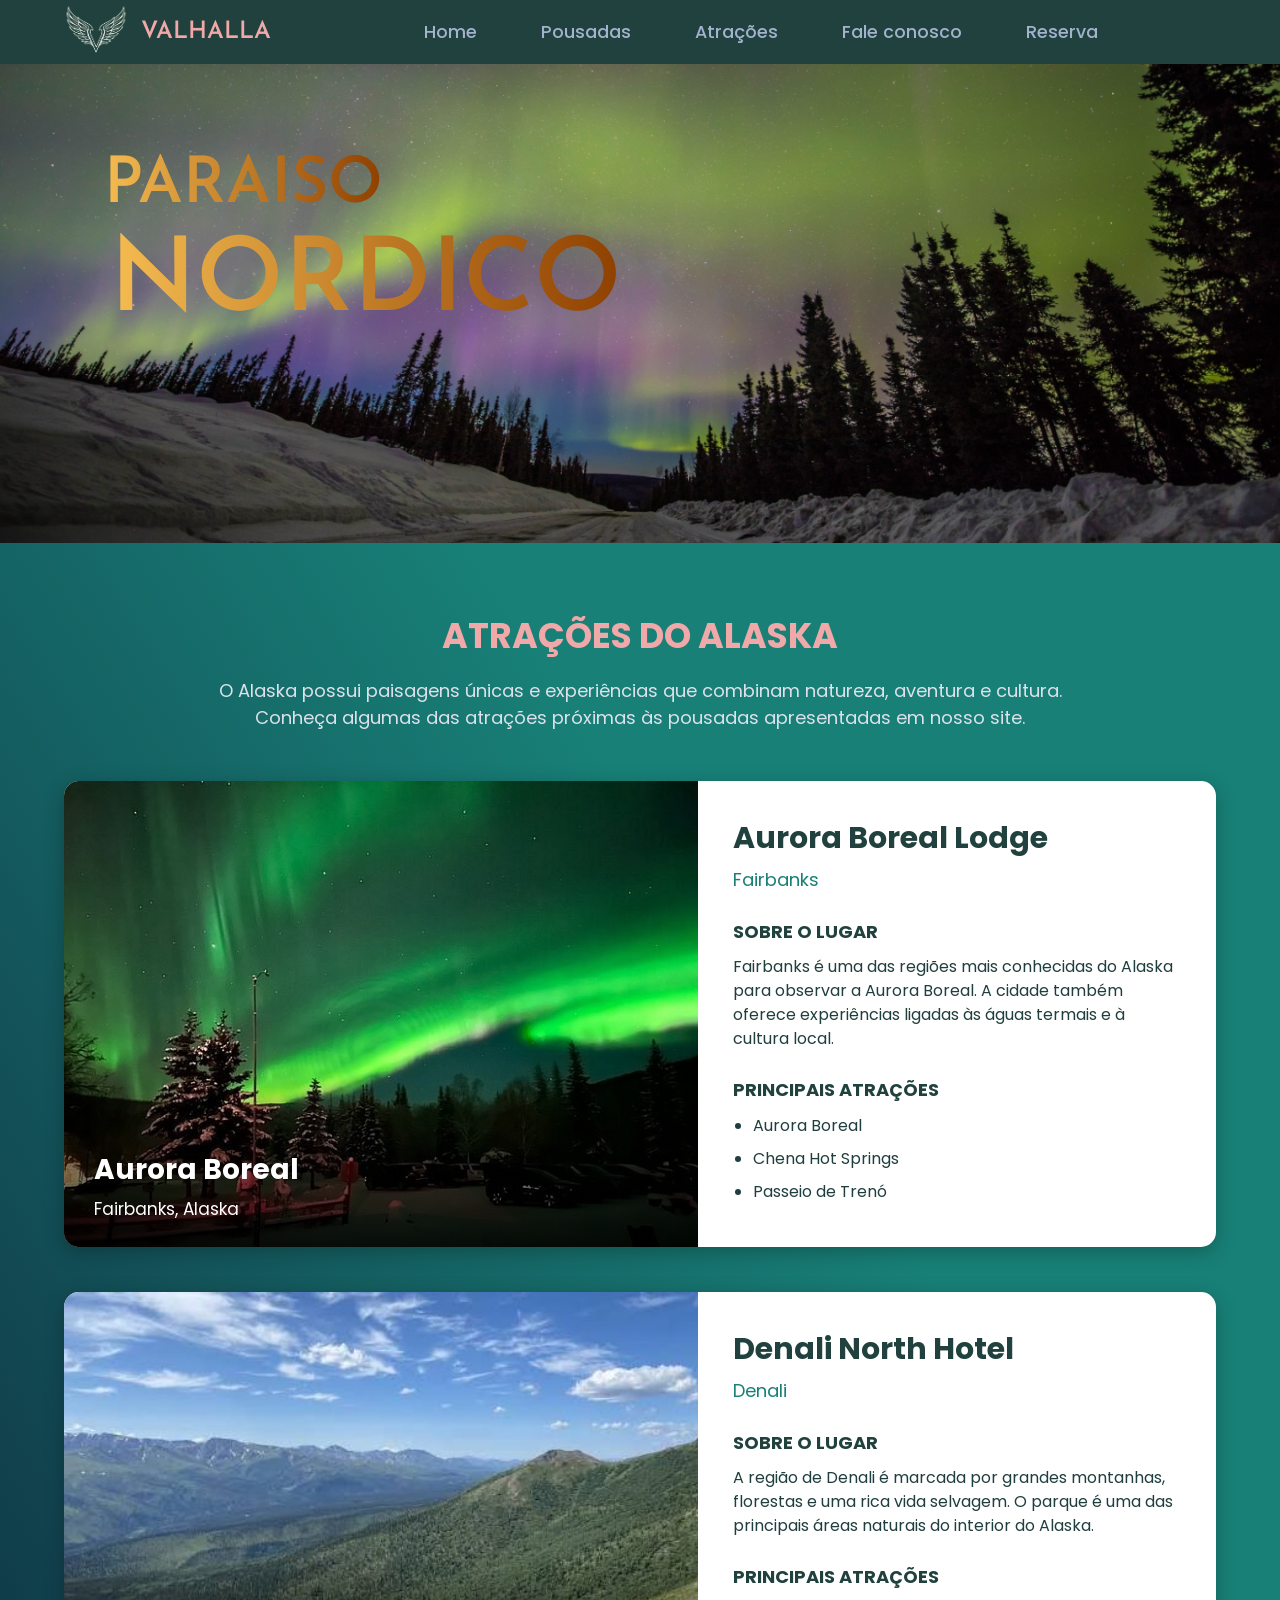
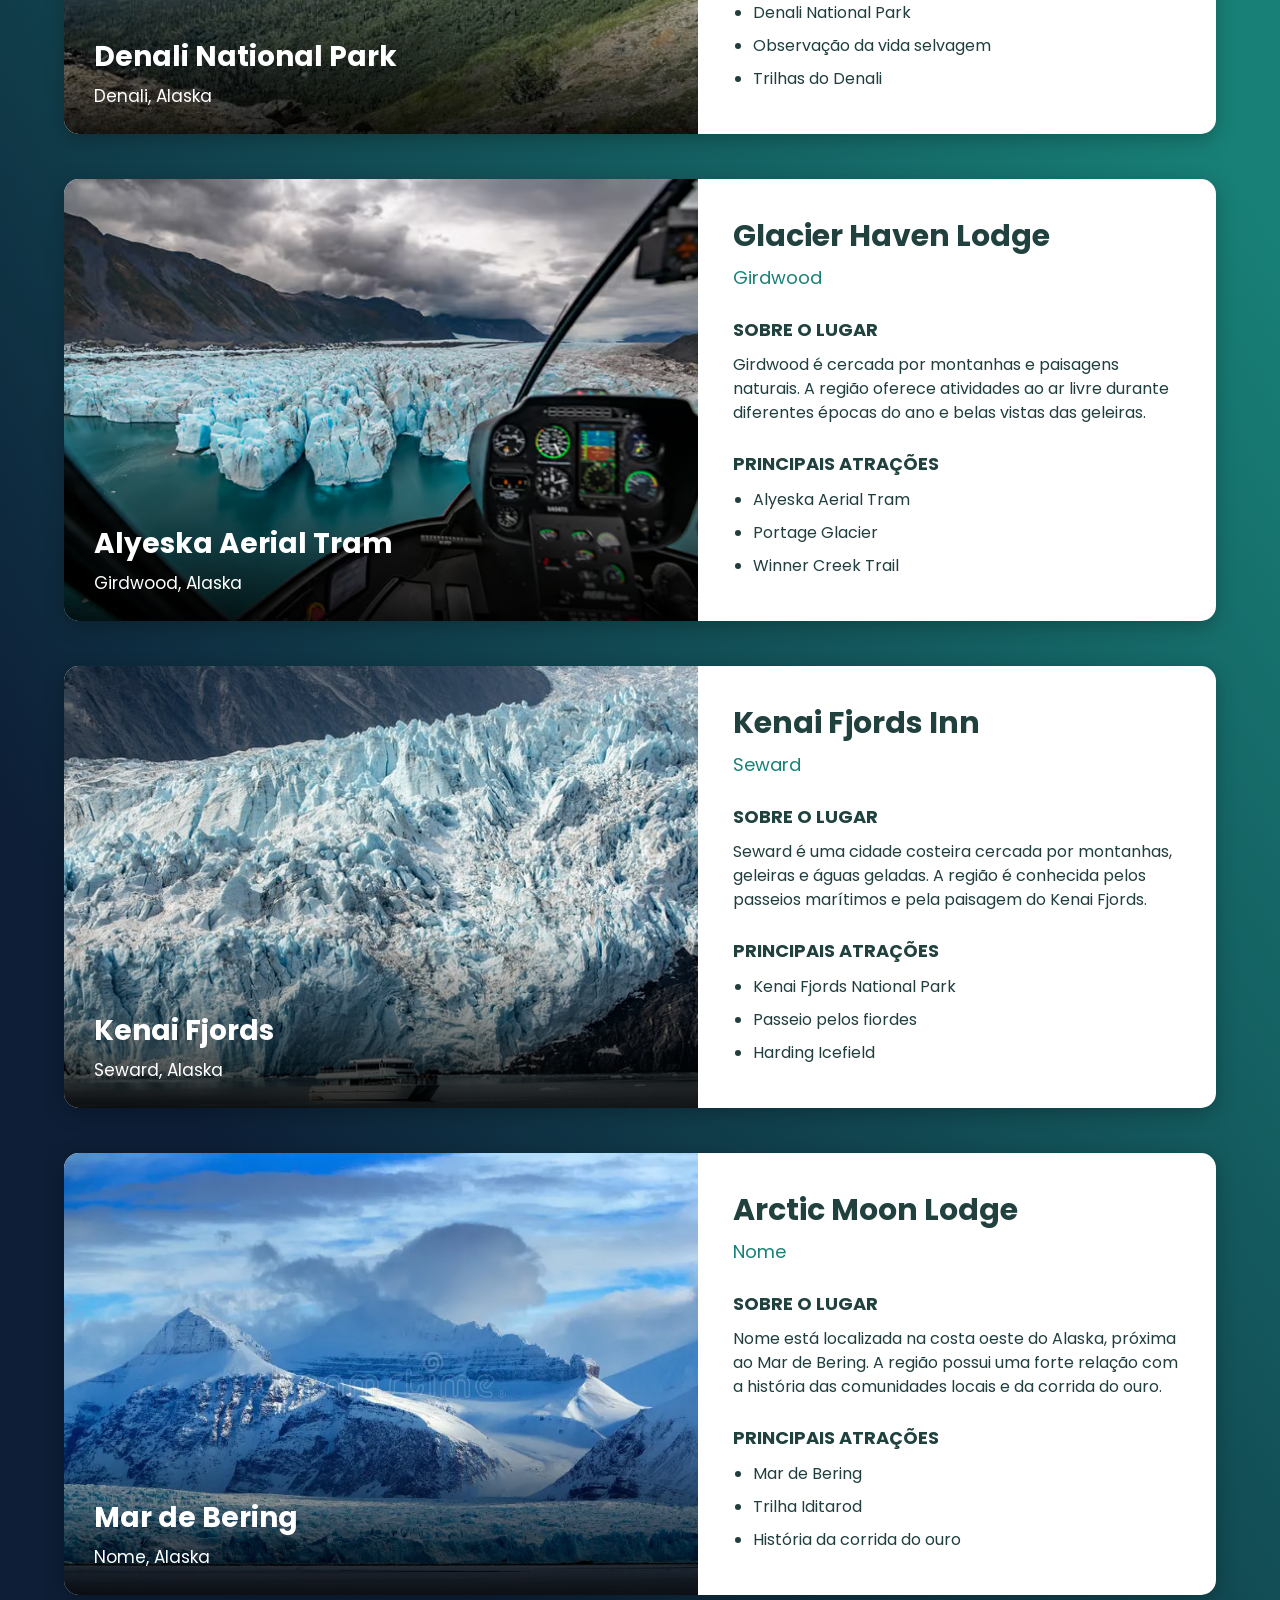
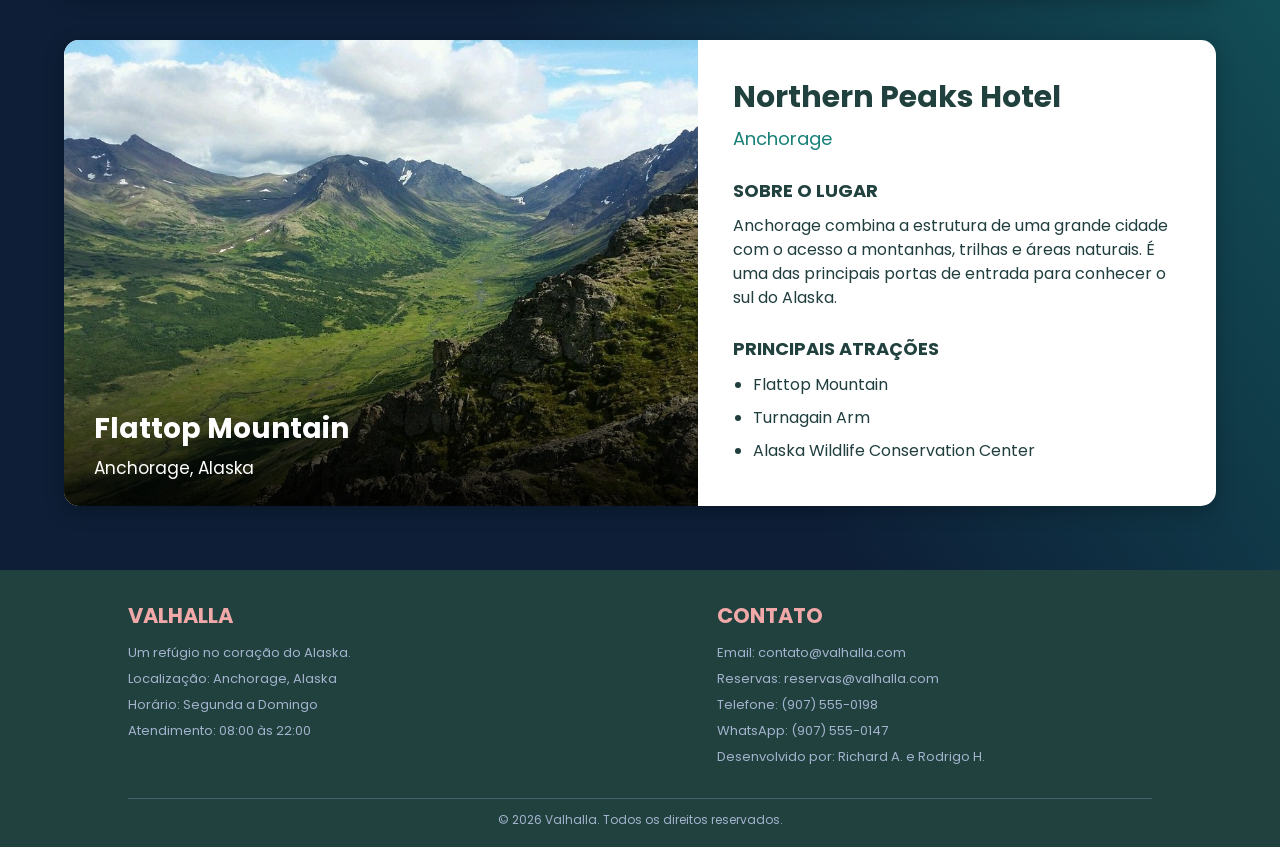
<file: atracoes.html>
<!DOCTYPE html>
<html lang="pt-br">
<head>
    <meta charset="UTF-8">
    <meta name="viewport" content="width=device-width, initial-scale=1.0">
    <title>Atrações - Paraíso Nórdico: Valhalla</title>
    <link rel="stylesheet" href="css/atracoes.css">
</head>

<body>

    <header>
        <nav>
            <img src="images/logo valhalla.png" id="logo_valhalla">

            <h1 id="nome">VALHALLA</h1>

            <a href="index.html" class="nav_topics">Home</a>
            <a href="pousada.html" class="nav_topics">Pousadas</a>
            <a href="atracoes.html" class="nav_topics">Atrações</a>
            <a href="fale.html" class="nav_topics">Fale conosco</a>
            <a href="reserva.html" class="nav_topics">Reserva</a>
        </nav>

        <figure class="banner">
            <img src="images/banner" id="banner">

            <figcaption id="paraiso">PARAÍSO</figcaption>
            <figcaption id="nordico">NÓRDICO</figcaption>
        </figure>
    </header>

    <main>

        <section class="introducao">

            <h2>ATRAÇÕES DO ALASKA</h2>

            <p>
                O Alaska possui paisagens únicas e experiências que combinam
                natureza, aventura e cultura. Conheça algumas das atrações
                próximas às pousadas apresentadas em nosso site.
            </p>

        </section>

        <section class="atracoes">

            <div class="card-atracao">

                <figure>
                    <input type="checkbox" id="imagem1">

                    <label for="imagem1">
                        <img src="images/atração_1.jpg">
                    </label>

                    <figcaption>
                        <h2>Aurora Boreal</h2>
                        <p>Fairbanks, Alaska</p>
                    </figcaption>
                </figure>

                <div class="conteudo">

                    <h2>Aurora Boreal Lodge</h2>
                    <p class="local">Fairbanks</p>

                    <h3>SOBRE O LUGAR</h3>

                    <p class="resumo">
                        Fairbanks é uma das regiões mais conhecidas do Alaska
                        para observar a Aurora Boreal. A cidade também oferece
                        experiências ligadas às águas termais e à cultura local.
                    </p>

                    <h3>PRINCIPAIS ATRAÇÕES</h3>

                    <ul>
                        <li>Aurora Boreal</li>
                        <li>Chena Hot Springs</li>
                        <li>Passeio de Trenó</li>
                    </ul>

                </div>

            </div>


            <div class="card-atracao">

                <figure>
                    <input type="checkbox" id="imagem2">

                    <label for="imagem2">
                        <img src="images/atração_2.jpg">
                    </label>

                    <figcaption>
                        <h2>Denali National Park</h2>
                        <p>Denali, Alaska</p>
                    </figcaption>
                </figure>

                <div class="conteudo">

                    <h2>Denali North Hotel</h2>

                    <p class="local">Denali</p>

                    <h3>SOBRE O LUGAR</h3>

                    <p class="resumo">
                        A região de Denali é marcada por grandes montanhas,
                        florestas e uma rica vida selvagem. O parque é uma
                        das principais áreas naturais do interior do Alaska.
                    </p>

                    <h3>PRINCIPAIS ATRAÇÕES</h3>

                    <ul>
                        <li>Denali National Park</li>
                        <li>Observação da vida selvagem</li>
                        <li>Trilhas do Denali</li>
                    </ul>

                </div>

            </div>


            <div class="card-atracao">

                <figure>
                    <input type="checkbox" id="imagem3">

                    <label for="imagem3">
                        <img src="images/atração_3.jpg">
                    </label>

                    <figcaption>
                        <h2>Alyeska Aerial Tram</h2>
                        <p>Girdwood, Alaska</p>
                    </figcaption>
                </figure>

                <div class="conteudo">

                    <h2>Glacier Haven Lodge</h2>

                    <p class="local">Girdwood</p>

                    <h3>SOBRE O LUGAR</h3>

                    <p class="resumo">
                        Girdwood é cercada por montanhas e paisagens naturais.
                        A região oferece atividades ao ar livre durante diferentes
                        épocas do ano e belas vistas das geleiras.
                    </p>

                    <h3>PRINCIPAIS ATRAÇÕES</h3>

                    <ul>
                        <li>Alyeska Aerial Tram</li>
                        <li>Portage Glacier</li>
                        <li>Winner Creek Trail</li>
                    </ul>

                </div>

            </div>


            <div class="card-atracao">

                <figure>
                    <input type="checkbox" id="imagem4">

                    <label for="imagem4">
                        <img src="images/atração_4.jpg">
                    </label>

                    <figcaption>
                        <h2>Kenai Fjords</h2>
                        <p>Seward, Alaska</p>
                    </figcaption>
                </figure>

                <div class="conteudo">

                    <h2>Kenai Fjords Inn</h2>

                    <p class="local">Seward</p>

                    <h3>SOBRE O LUGAR</h3>

                    <p class="resumo">
                        Seward é uma cidade costeira cercada por montanhas,
                        geleiras e águas geladas. A região é conhecida pelos
                        passeios marítimos e pela paisagem do Kenai Fjords.
                    </p>

                    <h3>PRINCIPAIS ATRAÇÕES</h3>

                    <ul>
                        <li>Kenai Fjords National Park</li>
                        <li>Passeio pelos fiordes</li>
                        <li>Harding Icefield</li>
                    </ul>

                </div>

            </div>


            <div class="card-atracao">

                <figure>
                    <input type="checkbox" id="imagem5">

                    <label for="imagem5">
                        <img src="images/atração_5.jpg">
                    </label>

                    <figcaption>
                        <h2>Mar de Bering</h2>
                        <p>Nome, Alaska</p>
                    </figcaption>
                </figure>

                <div class="conteudo">

                    <h2>Arctic Moon Lodge</h2>

                    <p class="local">Nome</p>

                    <h3>SOBRE O LUGAR</h3>

                    <p class="resumo">
                        Nome está localizada na costa oeste do Alaska, próxima
                        ao Mar de Bering. A região possui uma forte relação com
                        a história das comunidades locais e da corrida do ouro.
                    </p>

                    <h3>PRINCIPAIS ATRAÇÕES</h3>

                    <ul>
                        <li>Mar de Bering</li>
                        <li>Trilha Iditarod</li>
                        <li>História da corrida do ouro</li>
                    </ul>

                </div>

            </div>


            <div class="card-atracao">

                <figure>
                    <input type="checkbox" id="imagem6">

                    <label for="imagem6">
                        <img src="images/atração_6.jpg">
                    </label>

                    <figcaption>
                        <h2>Flattop Mountain</h2>
                        <p>Anchorage, Alaska</p>
                    </figcaption>
                </figure>

                <div class="conteudo">

                    <h2>Northern Peaks Hotel</h2>

                    <p class="local">Anchorage</p>

                    <h3>SOBRE O LUGAR</h3>

                    <p class="resumo">
                        Anchorage combina a estrutura de uma grande cidade
                        com o acesso a montanhas, trilhas e áreas naturais.
                        É uma das principais portas de entrada para conhecer
                        o sul do Alaska.
                    </p>

                    <h3>PRINCIPAIS ATRAÇÕES</h3>

                    <ul>
                        <li>Flattop Mountain</li>
                        <li>Turnagain Arm</li>
                        <li>Alaska Wildlife Conservation Center</li>
                    </ul>

                </div>

            </div>

        </section>

    </main>

    <footer>

        <div class="footer-conteudo">

            <section class="footer-coluna">
                <h2>VALHALLA</h2>
                <p>Um refúgio no coração do Alaska.</p>
                <p>Localização: Anchorage, Alaska</p>
                <p>Horário: Segunda a Domingo</p>
                <p>Atendimento: 08:00 às 22:00</p>
            </section>

            <section class="footer-coluna">
                <h2>CONTATO</h2>
                <p>Email: contato@valhalla.com</p>
                <p>Reservas: reservas@valhalla.com</p>
                <p>Telefone: (907) 555-0198</p>
                <p>WhatsApp: (907) 555-0147</p>
                <p>Desenvolvido por: Richard A. e Rodrigo H.</p>
            </section>

        </div>

        <p class="direitos">© 2026 Valhalla. Todos os direitos reservados.</p>

    </footer>

</body>
</html>
</file>
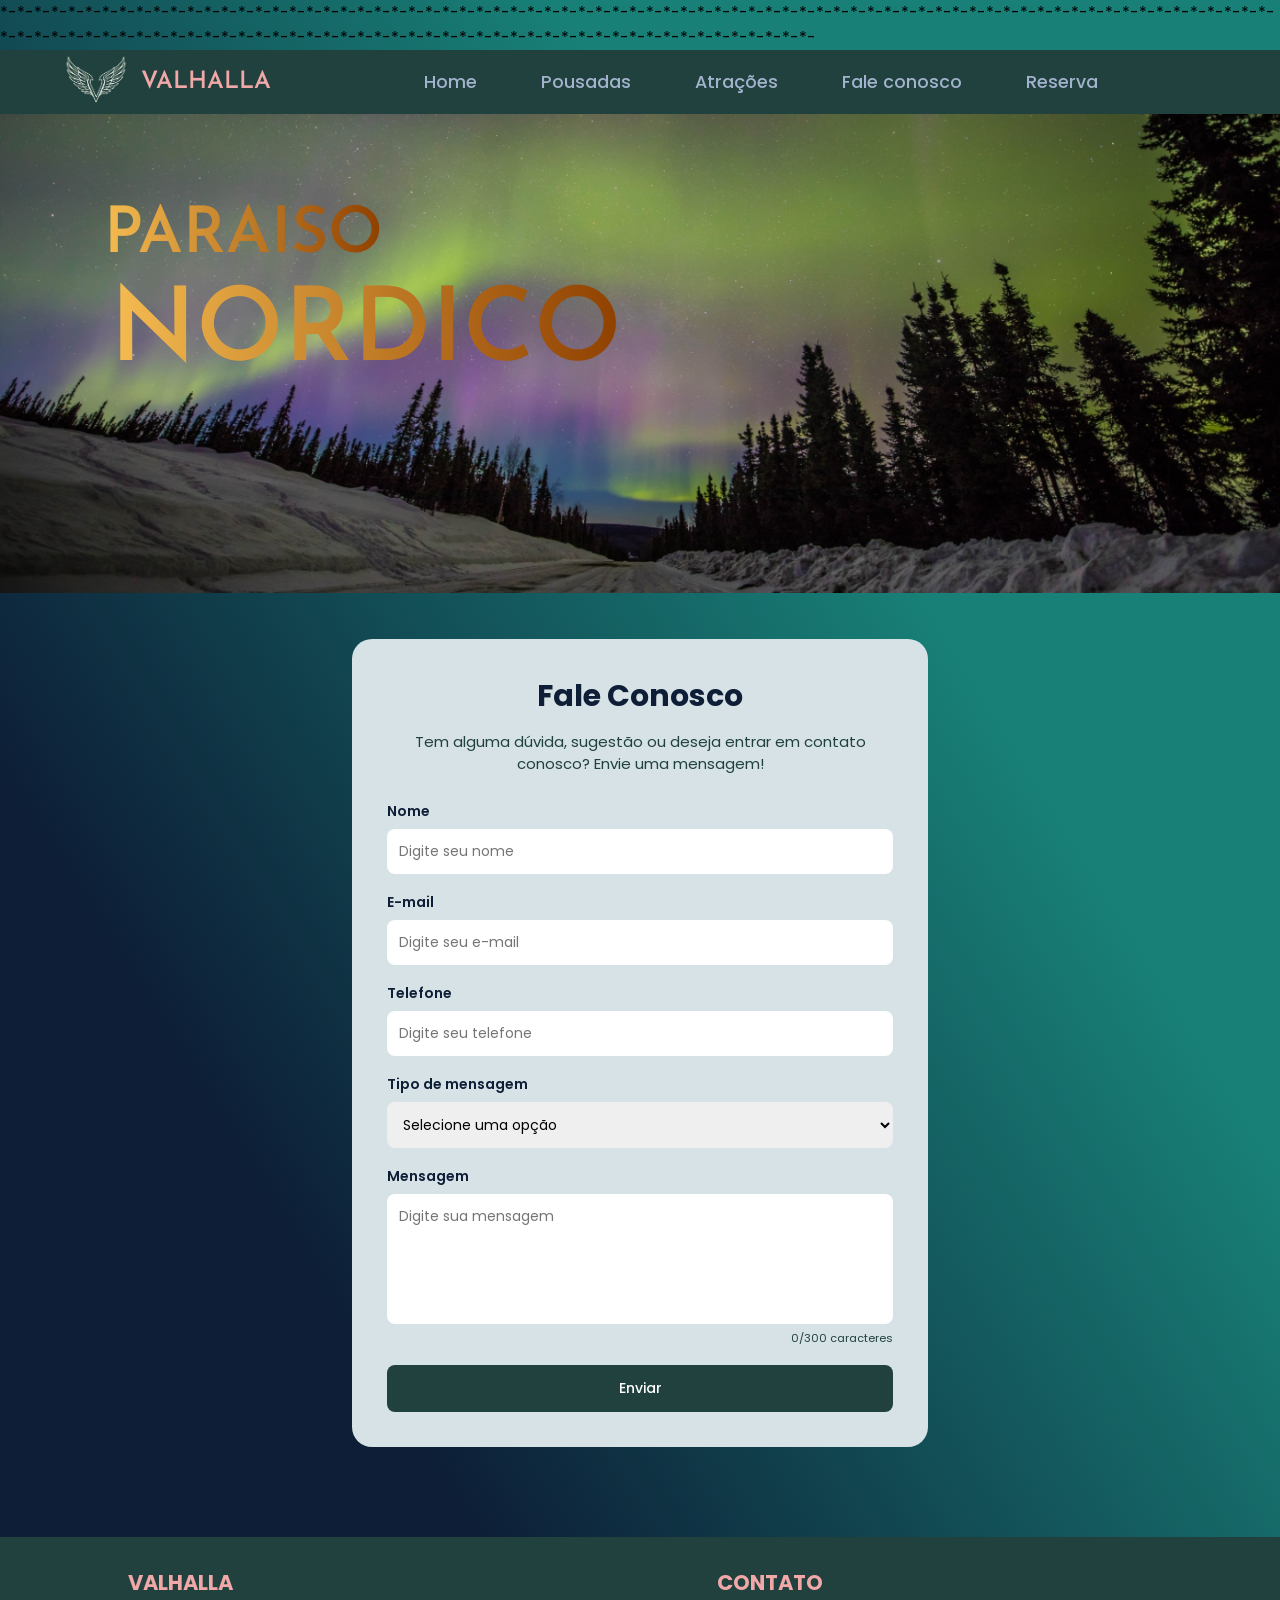
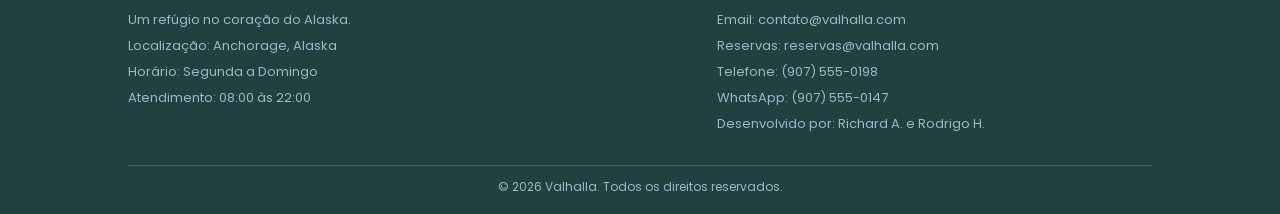
<file: fale.html>
*-*-*-*-*-*-*-*-*-*-*-*-*-*-*-*-*-*-*-*-*-*-*-*-*-*-*-*-*-*-*-*-*-*-*-*-*-*-*-*-*-*-*-*-*-*-*-*-*-*-*-*-*-*-*-*-*-*-*-*-*-*-*-*-*-*-*-*-*-*-*-*-*-*-*-*-*-*-*-*-*-*-*-*-*-*-*-*-*-*-*-*-*-*-*-*-*-*-*-*-*-*-*-*-*-*-*-*-*-*-*-*-*-*-*-*-*-*-*-*-*-*-*-<!DOCTYPE html>
<html lang="pt-br">
<head>
    <meta charset="UTF-8">
    <meta name="viewport" content="width=device-width, initial-scale=1.0">
    <title>Fale Conosco - Paraíso Nórdico: Valhalla</title>

    <script rel="stylesheet" href="script.js"></script>
    <link rel="stylesheet" href="css/fale.css">
</head>

<body>

    <header>
        <nav>
            <img src="images/logo valhalla.png" id="logo_valhalla">
            <h1 id="nome">VALHALLA</h1>

            <a href="index.html" class="nav_topics">Home</a>
            <a href="pousada.html" class="nav_topics">Pousadas</a>
            <a href="atracoes.html" class="nav_topics">Atrações</a>
            <a href="fale.html" class="nav_topics">Fale conosco</a>
            <a href="reserva.html" class="nav_topics">Reserva</a>
        </nav>

        <figure class="banner">
            <img src="images/banner" id="banner">

            <figcaption id="paraiso">PARAÍSO</figcaption>
            <figcaption id="nordico">NÓRDICO</figcaption>
        </figure>
    </header>

    <main>
        <div class="fale_conosco">
            <h2>Fale Conosco</h2>

            <p class="texto_inicial">
                Tem alguma dúvida, sugestão ou deseja entrar em contato conosco?
                Envie uma mensagem!
            </p>

            <form>
                <label for="nome_cliente">Nome</label>
                <input type="text" id="nome_cliente" placeholder="Digite seu nome">

                <label for="email">E-mail</label>
                <input type="email" id="email" placeholder="Digite seu e-mail">

                <label for="telefone">Telefone</label>
                <input type="tel" id="telefone" placeholder="Digite seu telefone">

                <label for="tipo_mensagem">Tipo de mensagem</label>
                <select id="tipo_mensagem">
                    <option value="">Selecione uma opção</option>
                    <option value="reclamacao">Reclamação</option>
                    <option value="sugestao">Sugestão</option>
                    <option value="pergunta">Dúvida</option>
                    <option value="avaliação">Avaliação</option>
                    <option value="outro">Outro</option>
                </select>

                <label for="mensagem">Mensagem</label>
                <textarea id="mensagem" maxlength="300" placeholder="Digite sua mensagem"></textarea>

                <p class="contador">0/300 caracteres</p>

                <button type="submit">Enviar</button>
            </form>
        </div>
    </main>

    <footer>
        <div class="footer-conteudo">

            <section class="footer-coluna">
                <h2>VALHALLA</h2>
                <p>Um refúgio no coração do Alaska.</p>
                <p>Localização: Anchorage, Alaska</p>
                <p>Horário: Segunda a Domingo</p>
                <p>Atendimento: 08:00 às 22:00</p>
            </section>

            <section class="footer-coluna">
                <h2>CONTATO</h2>
                <p>Email: contato@valhalla.com</p>
                <p>Reservas: reservas@valhalla.com</p>
                <p>Telefone: (907) 555-0198</p>
                <p>WhatsApp: (907) 555-0147</p>
                <p>Desenvolvido por: Richard A. e Rodrigo H.</p>
            </section>

        </div>

        <p class="direitos">© 2026 Valhalla. Todos os direitos reservados.</p>
    </footer>

</body>
</html>
</file>
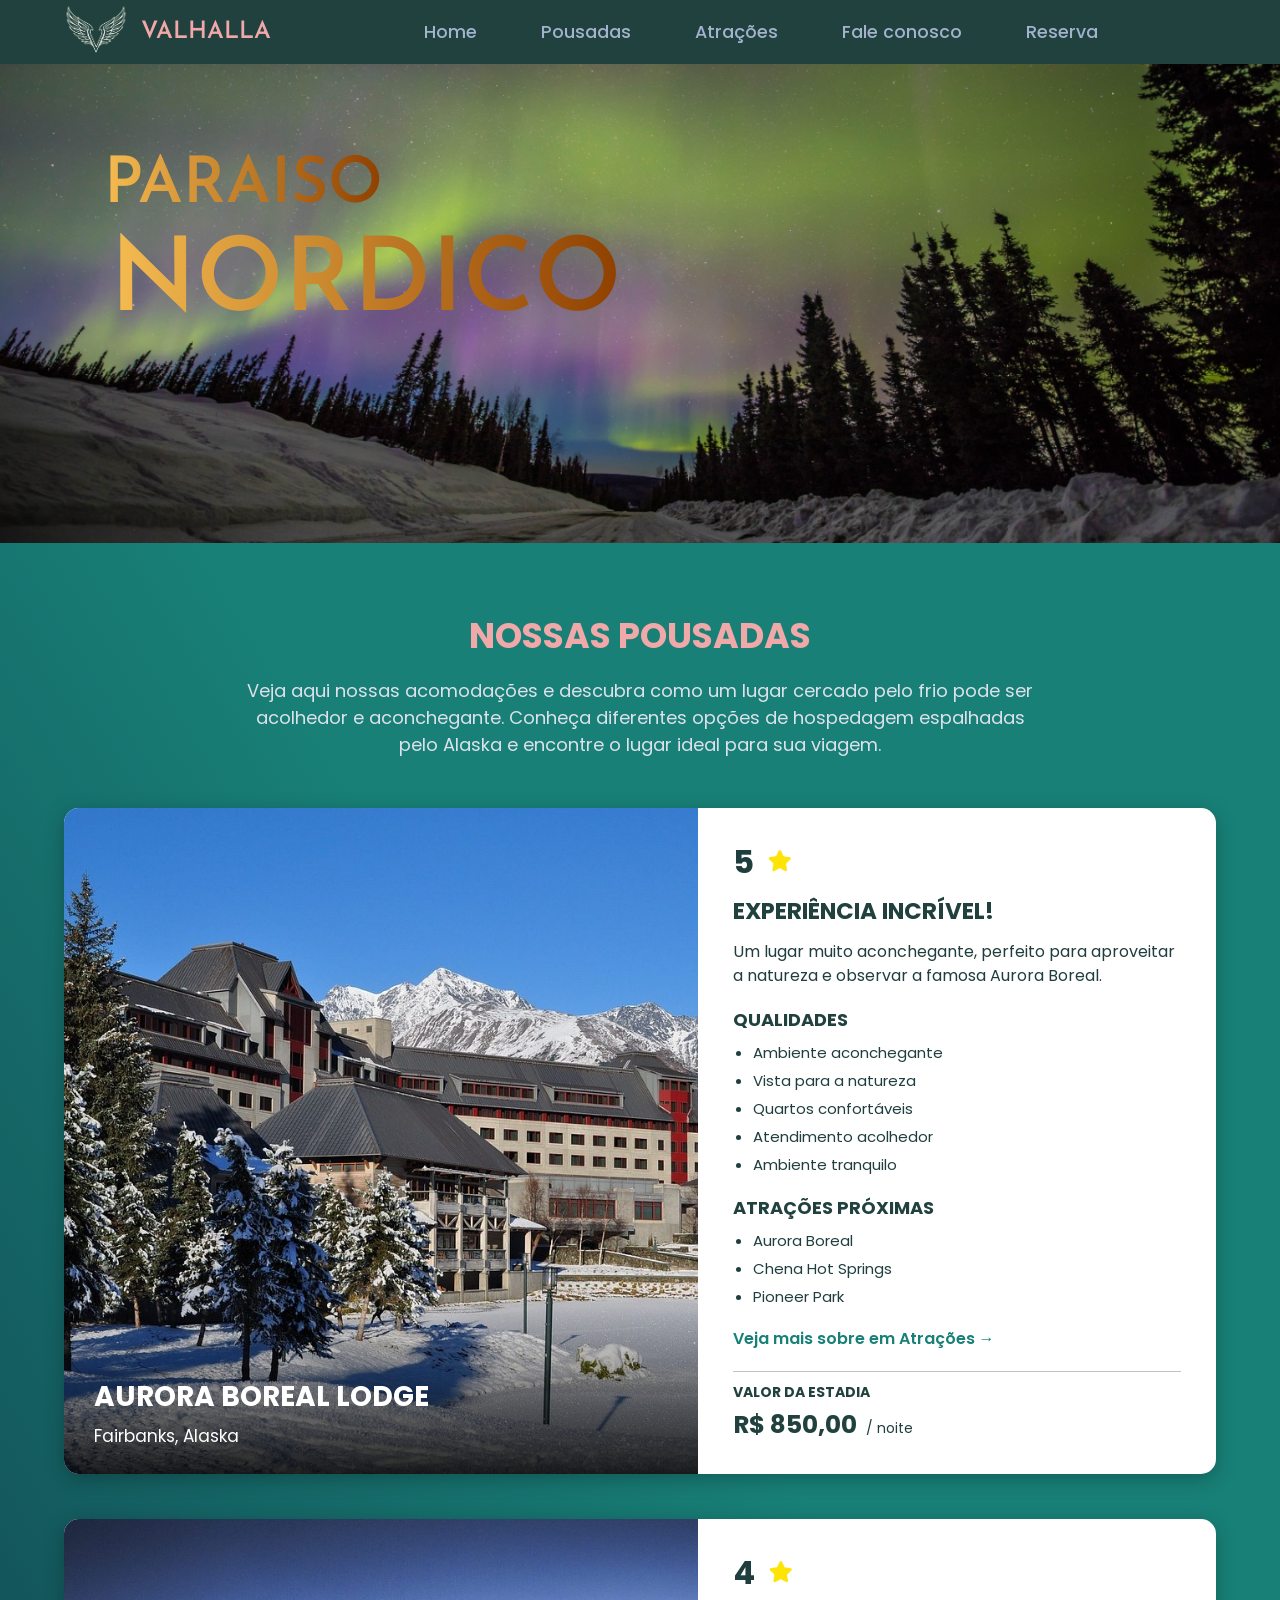
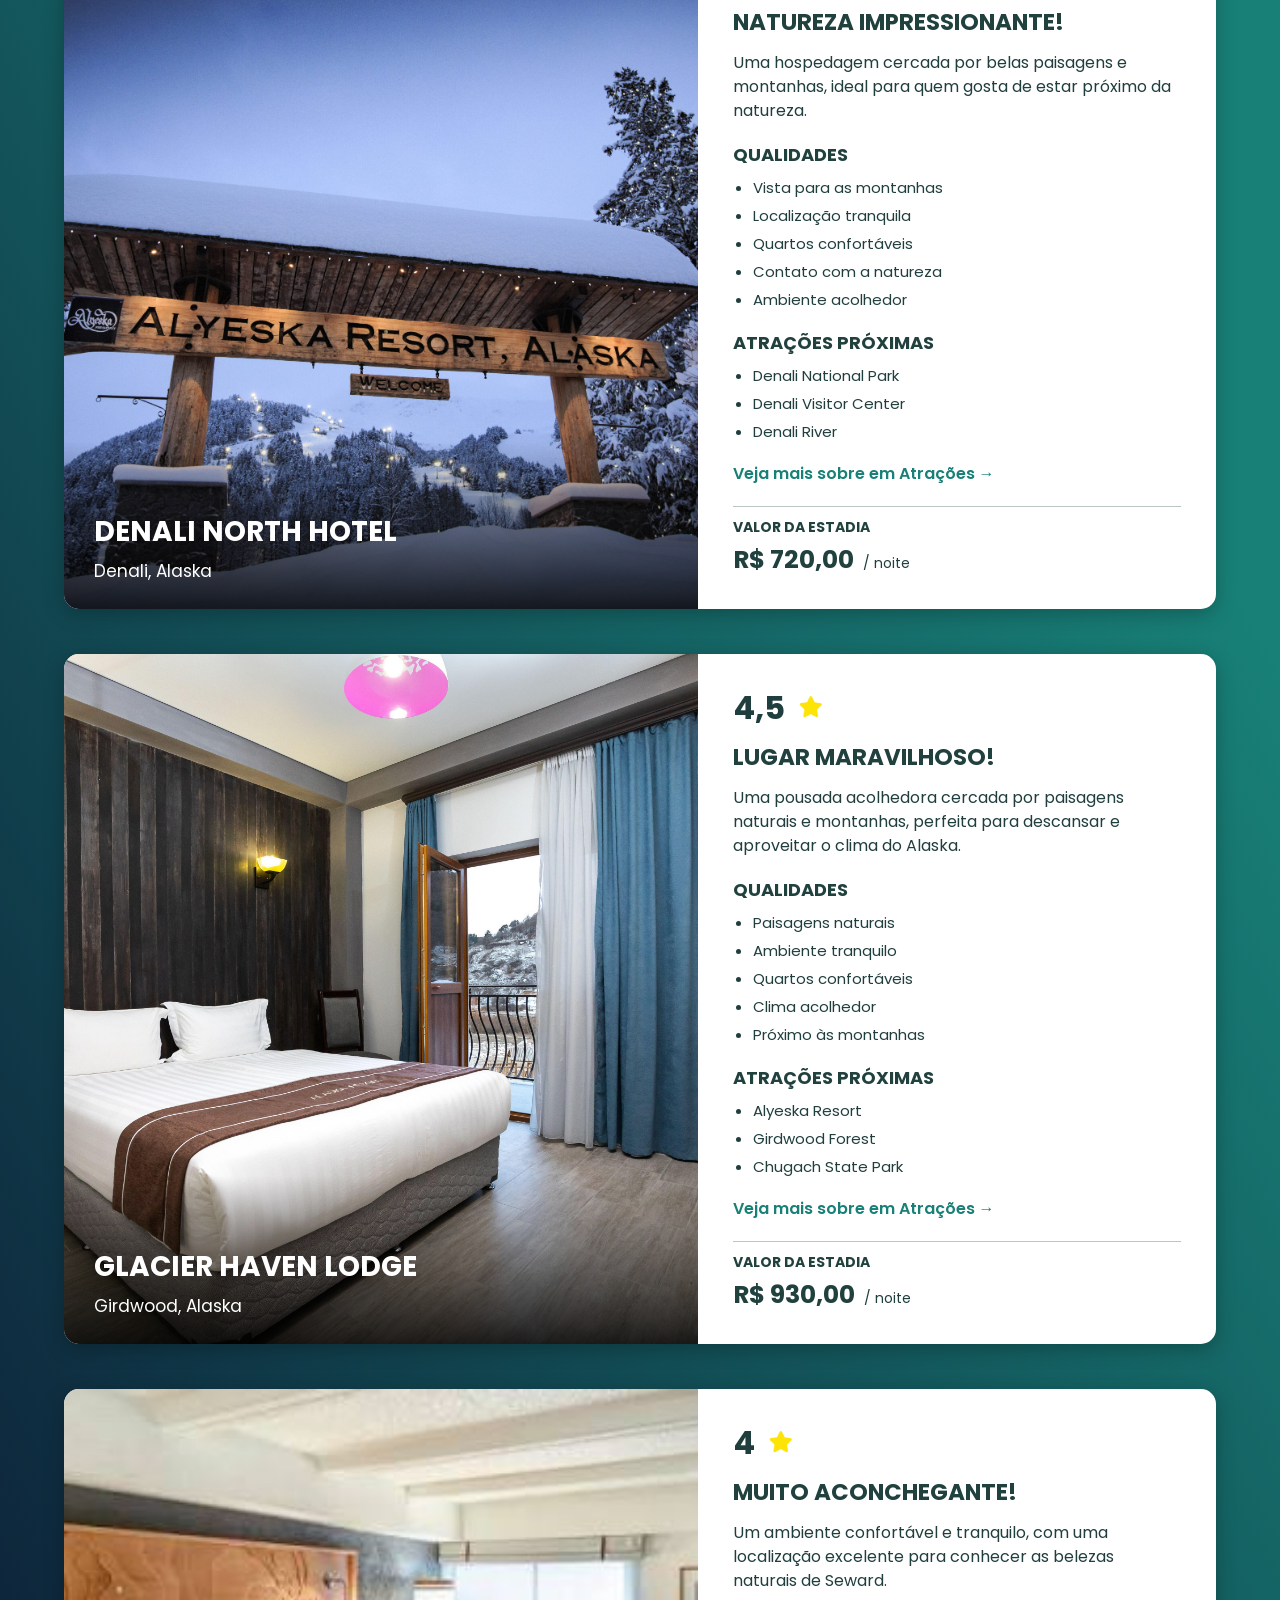
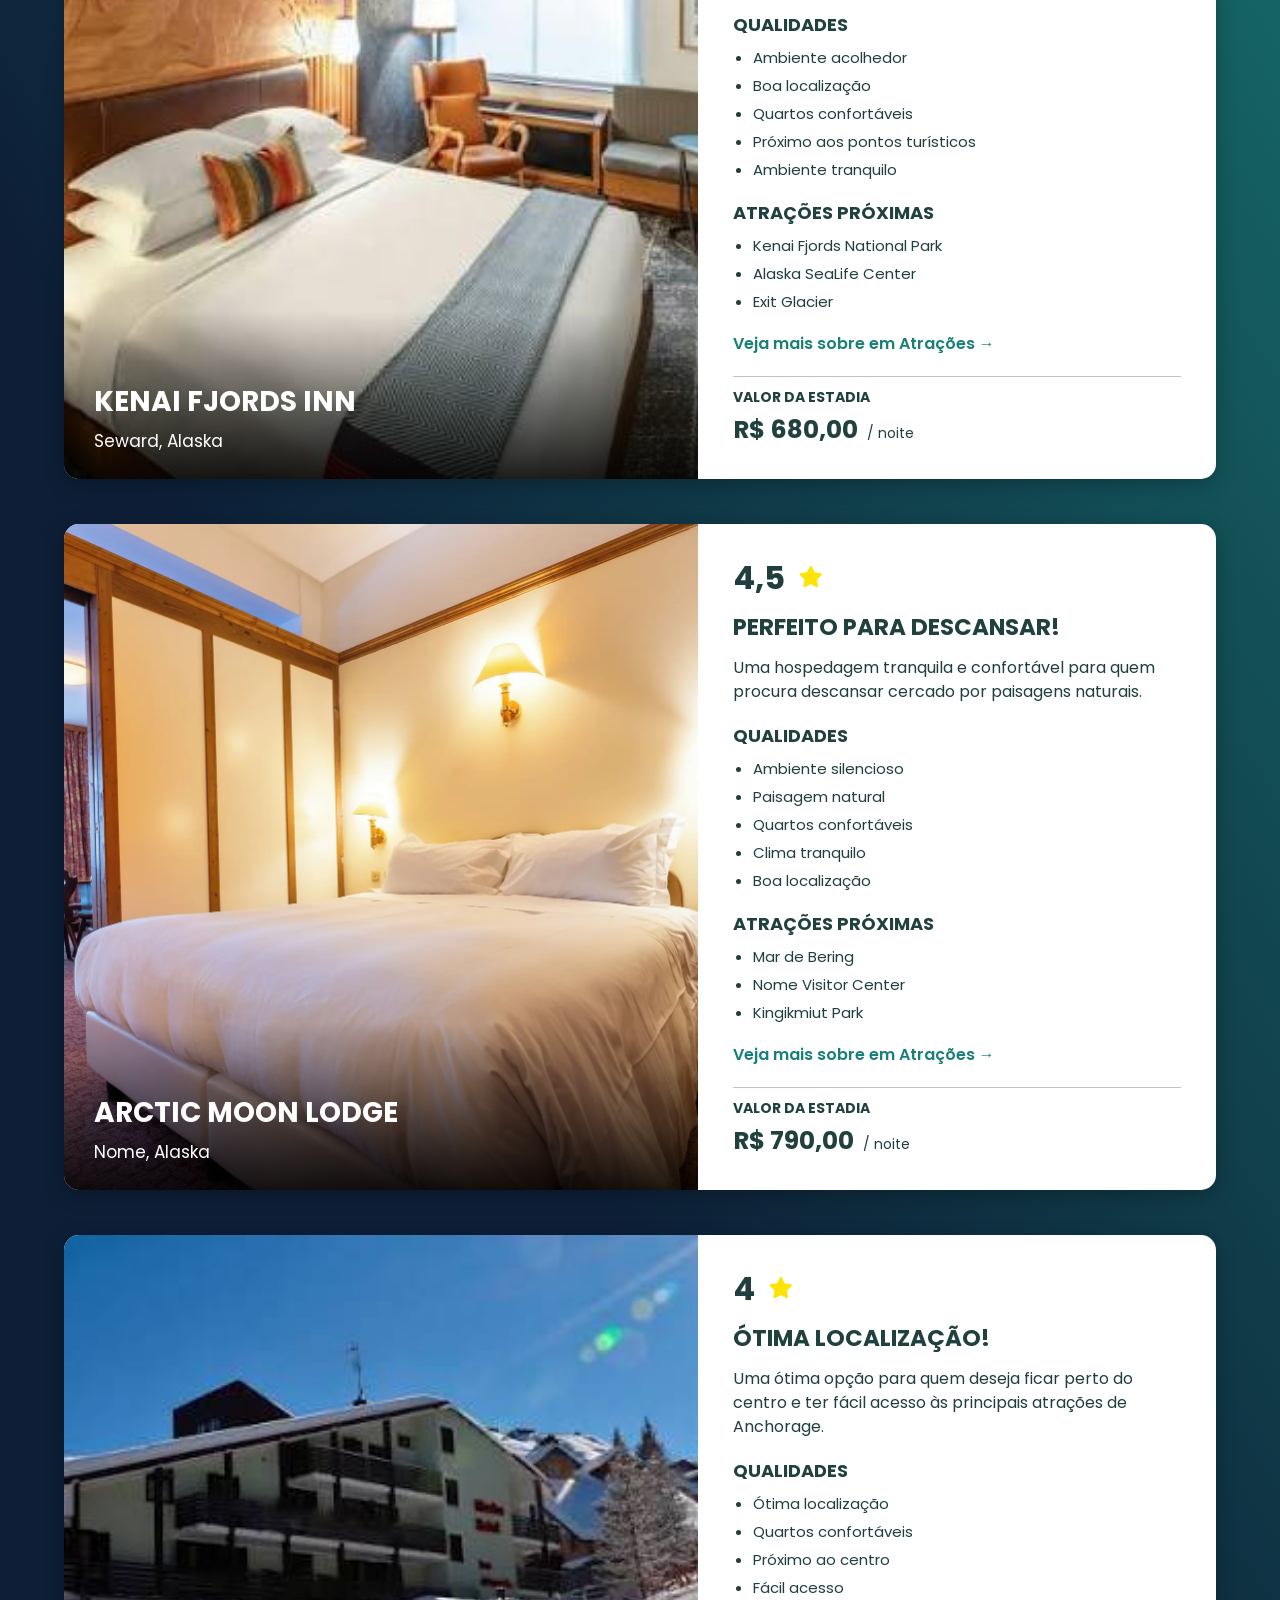
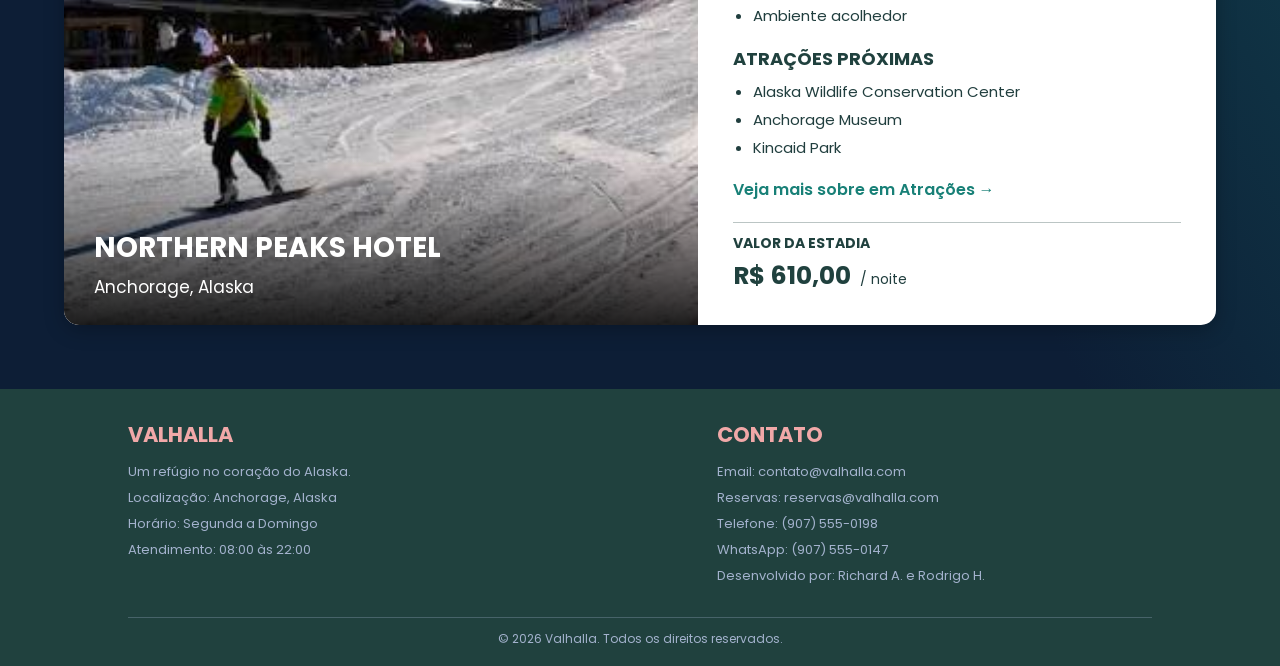
<file: pousada.html>
<!DOCTYPE html>
<html lang="pt-br">
<head>
    <meta charset="UTF-8">
    <meta name="viewport" content="width=device-width, initial-scale=1.0">
    <title>Pousadas - Paraíso Nórdico: Valhalla</title>
    <link rel="stylesheet" href="css/pousada.css">
</head>

<body>

    <header>
        <nav>
            <img src="images/logo valhalla.png" id="logo_valhalla">
            <h1 id="nome">VALHALLA</h1>

            <a href="index.html" class="nav_topics">Home</a>
            <a href="pousada.html" class="nav_topics">Pousadas</a>
            <a href="atracoes.html" class="nav_topics">Atrações</a>
            <a href="fale.html" class="nav_topics">Fale conosco</a>
            <a href="reserva.html" class="nav_topics">Reserva</a>
        </nav>

        <figure class="banner">
            <img src="images/banner" id="banner">

            <figcaption id="paraiso">PARAÍSO</figcaption>
            <figcaption id="nordico">NÓRDICO</figcaption>
        </figure>
    </header>

    <main>

        <section class="avaliacoes">

            <div class="introducao">
                <h2>NOSSAS POUSADAS</h2>
                <p>
                    Veja aqui nossas acomodações e descubra como um lugar cercado pelo frio pode ser acolhedor e aconchegante. Conheça diferentes opções de hospedagem espalhadas pelo Alaska e encontre o lugar ideal para sua viagem.
                </p>
            </div>

            <div class="galeria_pousadas">

                <div class="avaliacao">
                    <figure>
                        <a href="#imagem1">
                            <img src="images/avalia_1.jpg">
                        </a>
                        <figcaption>
                            <h2>AURORA BOREAL LODGE</h2>
                            <p>Fairbanks, Alaska</p>
                        </figcaption>
                    </figure>

                    <div class="conteudo_avaliacao">
                        <div class="nota">
                            <strong>5</strong>
                            <img src="images/estrela.png">
                        </div>

                        <h3>EXPERIÊNCIA INCRÍVEL!</h3>

                        <p>
                            Um lugar muito aconchegante, perfeito para aproveitar a natureza e observar a famosa Aurora Boreal.
                        </p>

                        <div class="qualidades">
                            <h4>QUALIDADES</h4>
                            <ul>
                                <li>Ambiente aconchegante</li>
                                <li>Vista para a natureza</li>
                                <li>Quartos confortáveis</li>
                                <li>Atendimento acolhedor</li>
                                <li>Ambiente tranquilo</li>
                            </ul>
                        </div>

                        <div class="atracoes">
                            <h4>ATRAÇÕES PRÓXIMAS</h4>
                            <ul>
                                <li>Aurora Boreal</li>
                                <li>Chena Hot Springs</li>
                                <li>Pioneer Park</li>
                            </ul>
                        </div>

                        <a class="link_atracoes" href="atracoes.html">Veja mais sobre em Atrações →</a>

                        <div class="valor_estadia">
                            <hr>
                            <h4>VALOR DA ESTADIA</h4>
                            <strong>R$ 850,00</strong>
                            <span>/ noite</span>
                        </div>
                    </div>
                </div>

                <div class="imagem_expandida" id="imagem1">
                    <a href="#">
                        <img src="images/avalia_1.jpg">
                    </a>
                </div>


                <div class="avaliacao">
                    <figure>
                        <a href="#imagem2">
                            <img src="images/avalia_2.jpg">
                        </a>
                        <figcaption>
                            <h2>DENALI NORTH HOTEL</h2>
                            <p>Denali, Alaska</p>
                        </figcaption>
                    </figure>

                    <div class="conteudo_avaliacao">
                        <div class="nota">
                            <strong>4</strong>
                            <img src="images/estrela.png">
                        </div>

                        <h3>NATUREZA IMPRESSIONANTE!</h3>

                        <p>
                            Uma hospedagem cercada por belas paisagens e montanhas, ideal para quem gosta de estar próximo da natureza.
                        </p>

                        <div class="qualidades">
                            <h4>QUALIDADES</h4>
                            <ul>
                                <li>Vista para as montanhas</li>
                                <li>Localização tranquila</li>
                                <li>Quartos confortáveis</li>
                                <li>Contato com a natureza</li>
                                <li>Ambiente acolhedor</li>
                            </ul>
                        </div>

                        <div class="atracoes">
                            <h4>ATRAÇÕES PRÓXIMAS</h4>
                            <ul>
                                <li>Denali National Park</li>
                                <li>Denali Visitor Center</li>
                                <li>Denali River</li>
                            </ul>
                        </div>

                        <a class="link_atracoes" href="atracoes.html">Veja mais sobre em Atrações →</a>

                        <div class="valor_estadia">
                            <hr>
                            <h4>VALOR DA ESTADIA</h4>
                            <strong>R$ 720,00</strong>
                            <span>/ noite</span>
                        </div>
                    </div>
                </div>

                <div class="imagem_expandida" id="imagem2">
                    <a href="#">
                        <img src="images/avalia_2.jpg">
                    </a>
                </div>


                <div class="avaliacao">
                    <figure>
                        <a href="#imagem3">
                            <img src="images/avalia_3.jpg">
                        </a>
                        <figcaption>
                            <h2>GLACIER HAVEN LODGE</h2>
                            <p>Girdwood, Alaska</p>
                        </figcaption>
                    </figure>

                    <div class="conteudo_avaliacao">
                        <div class="nota">
                            <strong>4,5</strong>
                            <img src="images/estrela.png">
                        </div>

                        <h3>LUGAR MARAVILHOSO!</h3>

                        <p>
                            Uma pousada acolhedora cercada por paisagens naturais e montanhas, perfeita para descansar e aproveitar o clima do Alaska.
                        </p>

                        <div class="qualidades">
                            <h4>QUALIDADES</h4>
                            <ul>
                                <li>Paisagens naturais</li>
                                <li>Ambiente tranquilo</li>
                                <li>Quartos confortáveis</li>
                                <li>Clima acolhedor</li>
                                <li>Próximo às montanhas</li>
                            </ul>
                        </div>

                        <div class="atracoes">
                            <h4>ATRAÇÕES PRÓXIMAS</h4>
                            <ul>
                                <li>Alyeska Resort</li>
                                <li>Girdwood Forest</li>
                                <li>Chugach State Park</li>
                            </ul>
                        </div>

                        <a class="link_atracoes" href="atracoes.html">Veja mais sobre em Atrações →</a>

                        <div class="valor_estadia">
                            <hr>
                            <h4>VALOR DA ESTADIA</h4>
                            <strong>R$ 930,00</strong>
                            <span>/ noite</span>
                        </div>
                    </div>
                </div>

                <div class="imagem_expandida" id="imagem3">
                    <a href="#">
                        <img src="images/avalia_3.jpg">
                    </a>
                </div>


                <div class="avaliacao">
                    <figure>
                        <a href="#imagem4">
                            <img src="images/avalia_4.jpg">
                        </a>
                        <figcaption>
                            <h2>KENAI FJORDS INN</h2>
                            <p>Seward, Alaska</p>
                        </figcaption>
                    </figure>

                    <div class="conteudo_avaliacao">
                        <div class="nota">
                            <strong>4</strong>
                            <img src="images/estrela.png">
                        </div>

                        <h3>MUITO ACONCHEGANTE!</h3>

                        <p>
                            Um ambiente confortável e tranquilo, com uma localização excelente para conhecer as belezas naturais de Seward.
                        </p>

                        <div class="qualidades">
                            <h4>QUALIDADES</h4>
                            <ul>
                                <li>Ambiente acolhedor</li>
                                <li>Boa localização</li>
                                <li>Quartos confortáveis</li>
                                <li>Próximo aos pontos turísticos</li>
                                <li>Ambiente tranquilo</li>
                            </ul>
                        </div>

                        <div class="atracoes">
                            <h4>ATRAÇÕES PRÓXIMAS</h4>
                            <ul>
                                <li>Kenai Fjords National Park</li>
                                <li>Alaska SeaLife Center</li>
                                <li>Exit Glacier</li>
                            </ul>
                        </div>

                        <a class="link_atracoes" href="atracoes.html">Veja mais sobre em Atrações →</a>

                        <div class="valor_estadia">
                            <hr>
                            <h4>VALOR DA ESTADIA</h4>
                            <strong>R$ 680,00</strong>
                            <span>/ noite</span>
                        </div>
                    </div>
                </div>

                <div class="imagem_expandida" id="imagem4">
                    <a href="#">
                        <img src="images/avalia_4.jpg">
                    </a>
                </div>


                <div class="avaliacao">
                    <figure>
                        <a href="#imagem5">
                            <img src="images/avalia_5.webp">
                        </a>
                        <figcaption>
                            <h2>ARCTIC MOON LODGE</h2>
                            <p>Nome, Alaska</p>
                        </figcaption>
                    </figure>

                    <div class="conteudo_avaliacao">
                        <div class="nota">
                            <strong>4,5</strong>
                            <img src="images/estrela.png">
                        </div>

                        <h3>PERFEITO PARA DESCANSAR!</h3>

                        <p>
                            Uma hospedagem tranquila e confortável para quem procura descansar cercado por paisagens naturais.
                        </p>

                        <div class="qualidades">
                            <h4>QUALIDADES</h4>
                            <ul>
                                <li>Ambiente silencioso</li>
                                <li>Paisagem natural</li>
                                <li>Quartos confortáveis</li>
                                <li>Clima tranquilo</li>
                                <li>Boa localização</li>
                            </ul>
                        </div>

                        <div class="atracoes">
                            <h4>ATRAÇÕES PRÓXIMAS</h4>
                            <ul>
                                <li>Mar de Bering</li>
                                <li>Nome Visitor Center</li>
                                <li>Kingikmiut Park</li>
                            </ul>
                        </div>

                        <a class="link_atracoes" href="atracoes.html">Veja mais sobre em Atrações →</a>

                        <div class="valor_estadia">
                            <hr>
                            <h4>VALOR DA ESTADIA</h4>
                            <strong>R$ 790,00</strong>
                            <span>/ noite</span>
                        </div>
                    </div>
                </div>

                <div class="imagem_expandida" id="imagem5">
                    <a href="#">
                        <img src="images/avalia_5.webp">
                    </a>
                </div>


                <div class="avaliacao">
                    <figure>
                        <a href="#imagem6">
                            <img src="images/avalia_6.jpg">
                        </a>
                        <figcaption>
                            <h2>NORTHERN PEAKS HOTEL</h2>
                            <p>Anchorage, Alaska</p>
                        </figcaption>
                    </figure>

                    <div class="conteudo_avaliacao">
                        <div class="nota">
                            <strong>4</strong>
                            <img src="images/estrela.png">
                        </div>

                        <h3>ÓTIMA LOCALIZAÇÃO!</h3>

                        <p>
                            Uma ótima opção para quem deseja ficar perto do centro e ter fácil acesso às principais atrações de Anchorage.
                        </p>

                        <div class="qualidades">
                            <h4>QUALIDADES</h4>
                            <ul>
                                <li>Ótima localização</li>
                                <li>Quartos confortáveis</li>
                                <li>Próximo ao centro</li>
                                <li>Fácil acesso</li>
                                <li>Ambiente acolhedor</li>
                            </ul>
                        </div>

                        <div class="atracoes">
                            <h4>ATRAÇÕES PRÓXIMAS</h4>
                            <ul>
                                <li>Alaska Wildlife Conservation Center</li>
                                <li>Anchorage Museum</li>
                                <li>Kincaid Park</li>
                            </ul>
                        </div>

                        <a class="link_atracoes" href="atracoes.html">Veja mais sobre em Atrações →</a>

                        <div class="valor_estadia">
                            <hr>
                            <h4>VALOR DA ESTADIA</h4>
                            <strong>R$ 610,00</strong>
                            <span>/ noite</span>
                        </div>
                    </div>
                </div>

                <div class="imagem_expandida" id="imagem6">
                    <a href="#">
                        <img src="images/avalia_6.jpg">
                    </a>
                </div>

            </div>
        </section>

    </main>

    <footer>
        <div class="footer-conteudo">

            <section class="footer-coluna">
                <h2>VALHALLA</h2>
                <p>Um refúgio no coração do Alaska.</p>
                <p>Localização: Anchorage, Alaska</p>
                <p>Horário: Segunda a Domingo</p>
                <p>Atendimento: 08:00 às 22:00</p>
            </section>

            <section class="footer-coluna">
                <h2>CONTATO</h2>
                <p>Email: contato@valhalla.com</p>
                <p>Reservas: reservas@valhalla.com</p>
                <p>Telefone: (907) 555-0198</p>
                <p>WhatsApp: (907) 555-0147</p>
                <p>Desenvolvido por: Richard A. e Rodrigo H.</p>
            </section>

        </div>

        <p class="direitos">© 2026 Valhalla. Todos os direitos reservados.</p>
    </footer>

</body>
</html>
</file>
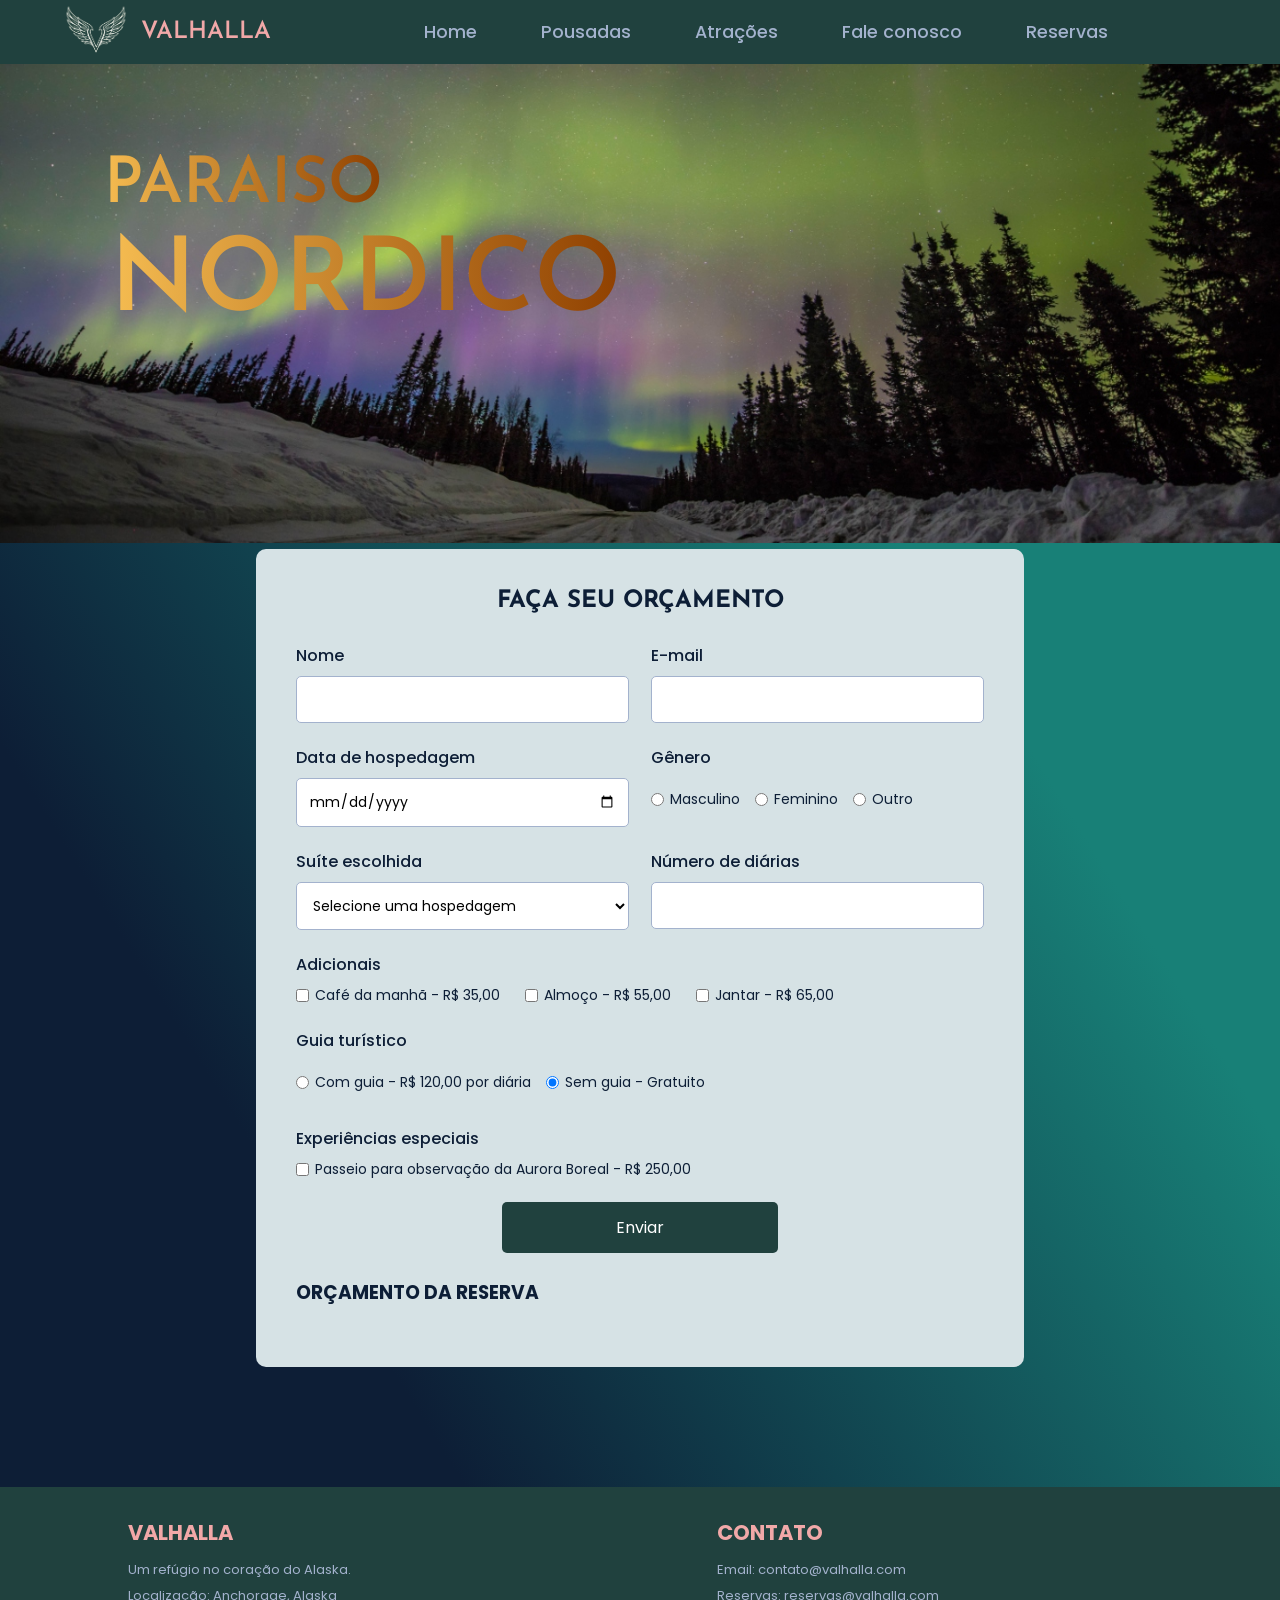
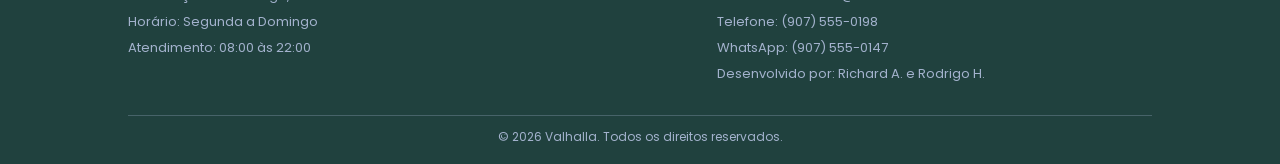
<file: reserva.html>
<!DOCTYPE html>
<html lang="pt-br">
<head>
    <meta charset="UTF-8">
    <meta name="viewport" content="width=device-width, initial-scale=1.0">
    <title>Reservas - Paraíso Nórdico: Valhalla</title>

    <link rel="stylesheet" href="css/style.css">
    <link rel="stylesheet" href="css/reserva.css">

    <script src="js/script.js" defer></script>

</head>

<body>
    <header>
        <nav>
            <img src="images/logo valhalla.png" id="logo_valhalla">

            <h1 id="nome">VALHALLA</h1>

            <a href="index.html" class="nav_topics">Home</a>
            <a href="pousada.html" class="nav_topics">Pousadas</a>
            <a href="atracoes.html" class="nav_topics">Atrações</a>
            <a href="fale.html" class="nav_topics">Fale conosco</a>
            <a href="reserva.html" class="nav_topics">Reservas</a>
        </nav>

        <figure class="banner">
            <img src="images/banner" id="banner">
            <figcaption id="paraiso">PARAÍSO</figcaption>
            <figcaption id="nordico">NÓRDICO</figcaption>
        </figure>
    </header>

    <main class="reserva-main">
        <section class="reserva-box">
            <h2>FAÇA SEU ORÇAMENTO</h2>

            <form class="form-reserva">

                <div class="campo">
                    <label for="nome_cliente">Nome</label>
                    <input type="text" id="nome_cliente">
                </div>

                <div class="campo">
                    <label for="email">E-mail</label>
                    <input type="email" id="email">
                </div>

                <div class="campo">
                    <label for="data">Data de hospedagem</label>
                    <input type="date" id="data">
                </div>

                <div class="campo">
                    <label>Gênero</label>

                    <div class="opcoes-radio">
                        <label>
                            <input type="radio" name="genero" value="Masculino">
                            Masculino
                        </label>

                        <label>
                            <input type="radio" name="genero" value="Feminino">
                            Feminino
                        </label>

                        <label>
                            <input type="radio" name="genero" value="Outro">
                            Outro
                        </label>
                    </div>
                </div>

                <div class="campo">
                    <label for="suite">Suíte escolhida</label>

                    <select id="suite">
                        <option value="">Selecione uma hospedagem</option>
                        <option value="850">Aurora Boreal Lodge - R$ 850,00</option>
                        <option value="720">Denali North Hotel - R$ 720,00</option>
                        <option value="930">Glacier Haven Lodge - R$ 930,00</option>
                        <option value="680">Kenai Fjords Inn - R$ 680,00</option>
                        <option value="790">Arctic Moon Lodge - R$ 790,00</option>
                        <option value="610">Northern Peaks Hotel - R$ 610,00</option>
                    </select>
                </div>

                <div class="campo">
                    <label for="diarias">Número de diárias</label>
                    <input type="number" id="diarias" min="1">
                </div>

                <div class="campo campo-adicionais">
                    <label>Adicionais</label>

                    <div class="opcoes-checkbox">
                        <label>
                            <input type="checkbox" name="adicionais" value="35">
                            Café da manhã - R$ 35,00
                        </label>

                        <label>
                            <input type="checkbox" name="adicionais" value="55">
                            Almoço - R$ 55,00
                        </label>

                        <label>
                            <input type="checkbox" name="adicionais" value="65">
                            Jantar - R$ 65,00
                        </label>
                    </div>
                </div>

                     <div class="campo campo-adicionais">
                    <label>Guia turístico</label>

                    <div class="opcoes-radio">
                        <label>
                            <input type="radio" name="guia" value="120">
                            Com guia - R$ 120,00 por diária
                        </label>

                        <label>
                            <input type="radio" name="guia" value="0" checked>
                            Sem guia - Gratuito
                        </label>
                    </div>
                </div>

                <div class="campo campo-adicionais">
                    <label>Experiências especiais</label>

                    <div class="opcoes-checkbox">
                        <label>
                            <input type="checkbox" id="aurora" value="250">
                            Passeio para observação da Aurora Boreal - R$ 250,00
                        </label>
                    </div>
                </div>

                <button type="button" id="enviar">Enviar</button>
            
            </form>

            <div id="orcamento">

                <h3>ORÇAMENTO DA RESERVA</h3>

                <p id="pNome"></p>
                <p id="pEmail"></p>
                <p id="pData"></p>
                <p id="pGenero"></p>
                <p id="pSuite"></p>
                <p id="pDiarias"></p>
                <p id="pAdicionais"></p>
                <h3 id="pTotal"></h3>

            </div>
        </section>
    </main>

    <footer>

        <div class="footer-conteudo">
            <section class="footer-coluna">
                <h2>VALHALLA</h2>
                <p>Um refúgio no coração do Alaska.</p>
                <p>Localização: Anchorage, Alaska</p>
                <p>Horário: Segunda a Domingo</p>
                <p>Atendimento: 08:00 às 22:00</p>
            </section>

            <section class="footer-coluna">
                <h2>CONTATO</h2>
                <p>Email: contato@valhalla.com</p>
                <p>Reservas: reservas@valhalla.com</p>
                <p>Telefone: (907) 555-0198</p>
                <p>WhatsApp: (907) 555-0147</p>
                <p>Desenvolvido por: Richard A. e Rodrigo H.</p>
            </section>

        </div>
        <p class="direitos">© 2026 Valhalla. Todos os direitos reservados.</p>

    </footer>
</body>
</html>
</file>
<file: css/atracoes.css>
@import url('https://fonts.googleapis.com/css2?family=Josefin+Sans:wght@400;500;600;700&family=Poppins:wght@400;500;600&display=swap');

* {
    margin: 0;
    padding: 0;
    box-sizing: border-box;
}

html {
    scrollbar-width: none;
}

html::-webkit-scrollbar {
    width: 0;
}

body {
    background: linear-gradient(58deg, #0D1E36 26.79%, #188077 69.9%);
    font-family: 'Poppins', sans-serif;
}

nav {
    display: flex;
    align-items: center;
    background-color: rgb(32, 65, 62);
    gap: 5%;
    position: fixed;
    width: 100%;
    z-index: 7777777;
}

.nav_topics {
    text-decoration: none;
    color: rgb(163, 178, 205);
    font-family: 'Poppins', sans-serif;
    font-size: 110%;
    font-weight: 500;
}

#logo_valhalla {
    margin-left: 5%;
    width: 5%;
}

#nome {
    margin-right: 7%;
    margin-left: -4%;
    color: #f1a8a8;
    font-family: 'Josefin Sans', sans-serif;
    font-weight: 600;
}

.banner {
    top: 54px;
    position: relative;
    width: 100%;
    overflow: hidden;
}

#banner {
    width: 100%;
    display: block;
}

#paraiso,
#nordico {
    position: absolute;
    transform: translate(-50%, -50%);
    background: linear-gradient(to right, #f5bc51, #8f4000);
    background-clip: text;
    -webkit-background-clip: text;
    -webkit-text-fill-color: transparent;
    font-family: 'Josefin Sans', sans-serif;
    font-weight: 600;
    white-space: nowrap;
}

#paraiso {
    top: 27%;
    left: 19%;
    font-size: clamp(3rem, 5vw, 7rem);
}

#nordico {
    top: 47%;
    left: 28.6%;
    font-size: clamp(4.5rem, 8vw, 11rem);
}

.introducao {
    margin: 120px 5% 50px;
    text-align: center;
    color: rgb(220, 225, 235);
}

.introducao h2 {
    font-size: 35px;
    color: #f1a8a8;
    margin-bottom: 15px;
}

.introducao p {
    font-size: 18px;
    line-height: 1.5;
    max-width: 850px;
    margin: auto;
}

.atracoes {
    display: flex;
    flex-direction: column;
    gap: 45px;
    margin: 0 5% 5%;
}

.card-atracao {
    width: 100%;
    min-height: 430px;
    background-color: white;
    border-radius: 15px;
    overflow: hidden;
    display: flex;
    box-shadow: 0 5px 20px rgba(0, 0, 0, .25);
}

.card-atracao figure {
    width: 55%;
    min-height: 430px;
    position: relative;
    overflow: hidden;
}

.card-atracao figure label {
    display: block;
    width: 100%;
    height: 100%;
    cursor: zoom-in;
}

.card-atracao figure img {
    width: 100%;
    height: 100%;
    display: block;
    object-fit: cover;
}

.card-atracao figure figcaption {
    position: absolute;
    bottom: 0;
    left: 0;
    width: 100%;
    padding: 80px 30px 25px;
    background: linear-gradient(to top, rgba(0, 0, 0, .85), rgba(0, 0, 0, 0));
    color: white;
}

.card-atracao figure figcaption h2 {
    margin-bottom: 5px;
    font-size: 28px;
}

.card-atracao figure figcaption p {
    font-size: 17px;
}

.card-atracao figure input {
    display: none;
}

.card-atracao figure input:checked + label {
    position: fixed;
    top: 0;
    left: 0;
    width: 100vw;
    height: 100vh;
    background-color: rgba(0, 0, 0, .9);
    z-index: 7777778;
    display: flex;
    align-items: center;
    justify-content: center;
    cursor: zoom-out;
}

.card-atracao figure input:checked + label img {
    width: auto;
    height: auto;
    max-width: 90vw;
    max-height: 90vh;
    object-fit: contain;
}

.card-atracao figure input:checked ~ figcaption {
    display: none;
}

.conteudo {
    width: 45%;
    padding: 35px;
    color: #203E3E;
}

.conteudo h2 {
    color: #20413E;
    font-size: 30px;
    margin-bottom: 5px;
}

.local {
    color: #188077;
    font-size: 18px;
    margin-bottom: 25px;
}

.conteudo h3 {
    color: #20413E;
    font-size: 18px;
    margin-bottom: 10px;
}

.resumo {
    font-size: 16px;
    line-height: 1.5;
    margin-bottom: 25px;
}

.conteudo ul {
    margin-left: 20px;
}

.conteudo li {
    font-size: 16px;
    margin-bottom: 8px;
}

footer {
    margin-top: 60px;
    padding: 30px 10% 18px;
    background-color: rgb(32, 65, 62);
    color: rgb(163, 178, 205);
}

.footer-conteudo {
    display: flex;
    justify-content: space-between;
    gap: 15%;
}

.footer-coluna {
    width: 50%;
}

.footer-coluna h2 {
    color: #f1a8a8;
    font-size: 21px;
    margin-bottom: 12px;
}

.footer-coluna p {
    margin: 6px 0;
    font-size: 13px;
}

.direitos {
    margin-top: 25px;
    padding-top: 12px;
    border-top: 1px solid rgba(163, 178, 205, .3);
    text-align: center;
    font-size: 12px;
}

@media (max-width: 768px) {
    nav {
        gap: 1%;
        padding: 5px 2%;
        height: 6%;
        justify-content: space-around;
    }

    .nav_topics {
        font-size: 55%;
        white-space: nowrap;
    }

    #logo_valhalla {
        width: 5%;
        margin-left: 0;
    }

    #nome {
        font-size: 10px;
        margin: 0 1% 0 0;
    }

    .banner {
        top: 35px;
    }

    #banner {
        height: auto;
    }

    #paraiso {
        font-size: 10vw;
        top: 28%;
        left: 32%;
    }

    #nordico {
        font-size: 14vw;
        top: 60%;
        left: 43%;
    }

    .introducao {
        margin: 80px 5% 40px;
    }

    .introducao h2 {
        font-size: 28px;
    }

    .introducao p {
        font-size: 16px;
        line-height: 1.5;
    }

    .atracoes {
        margin: 0 5% 40px;
        gap: 30px;
    }

    .card-atracao {
        flex-direction: column;
        min-height: 0;
    }

    .card-atracao figure {
        width: 100%;
        height: 240px;
        min-height: 0;
    }

    .card-atracao figure img {
        width: 100%;
        height: 100%;
    }

    .card-atracao figure figcaption {
        padding: 60px 20px 20px;
    }

    .card-atracao figure figcaption h2 {
        font-size: 23px;
    }

    .card-atracao figure figcaption p {
        font-size: 15px;
    }

    .conteudo {
        width: 100%;
        padding: 25px;
    }

    .conteudo h2 {
        font-size: 25px;
    }

    .local {
        font-size: 16px;
        margin-bottom: 20px;
    }

    .conteudo h3 {
        font-size: 17px;
    }

    .resumo {
        font-size: 15px;
        line-height: 1.5;
        margin-bottom: 22px;
    }

    .conteudo li {
        font-size: 15px;
        margin-bottom: 8px;
    }

    .card-atracao figure input:checked + label img {
        max-width: 95vw;
        max-height: 85vh;
    }

    footer {
        margin-top: 45px;
        padding: 30px 8% 20px;
    }

    .footer-conteudo {
        flex-direction: column;
        gap: 25px;
    }

    .footer-coluna {
        width: 100%;
    }

    .footer-coluna h2 {
        font-size: 21px;
    }

    .footer-coluna p {
        font-size: 13px;
    }

    .direitos {
        font-size: 12px;
    }
}
</file>
<file: css/fale.css>
@import url('https://fonts.googleapis.com/css2?family=Josefin+Sans:wght@400;500;600;700&family=Poppins:wght@400;500;600&display=swap');

* {
    margin: 0;
    padding: 0;
    box-sizing: border-box;
}

body {
    background: linear-gradient(58deg, #0D1E36 26.79%, #188077 69.9%);
    font-family: 'Poppins', sans-serif;
}

nav {
    display: flex;
    align-items: center;
    background-color: rgb(32, 65, 62);
    gap: 5%;
    position: fixed;
    width: 100%;
    z-index: 77777;
}

.nav_topics {
    text-decoration: none;
    color: rgb(163, 178, 205);
    font-family: 'Poppins', sans-serif;
    font-size: 110%;
    font-weight: 500;
}

#logo_valhalla {
    margin-left: 5%;
    width: 5%;
}

#nome {
    margin-right: 7%;
    margin-left: -4%;
    color: #f1a8a8;
    font-family: 'Josefin Sans', sans-serif;
    font-weight: 600;
}

.banner {
    top: 54px;
    position: relative;
    width: 100%;
    overflow: hidden;
}

#banner {
    width: 100%;
    display: block;
}

#paraiso,
#nordico {
    position: absolute;
    transform: translate(-50%, -50%);
    background: linear-gradient(to right, #f5bc51, #8f4000);
    background-clip: text;
    -webkit-text-fill-color: transparent;
    font-family: 'Josefin Sans', sans-serif;
    font-weight: 600;
    white-space: nowrap;
}

#paraiso {
    top: 27%;
    left: 19%;
    font-size: clamp(3rem, 5vw, 7rem);
}

#nordico {
    top: 47%;
    left: 28.6%;
    font-size: clamp(4.5rem, 8vw, 11rem);
}

main {
    display: flex;
    justify-content: center;
    padding: 100px 0 30px;
}

.fale_conosco {
    width: 45%;
    background-color: #D6E2E5;
    border-radius: 20px;
    padding: 35px;
}

.fale_conosco h2 {
    color: #0D1E36;
    text-align: center;
    font-size: 30px;
    margin-bottom: 12px;
}

.texto_inicial {
    color: #20413E;
    text-align: center;
    font-size: 15px;
    line-height: 1.5;
    margin-bottom: 25px;
}

form {
    display: flex;
    flex-direction: column;
}

label {
    color: #0D1E36;
    font-size: 14px;
    font-weight: 600;
    margin-bottom: 7px;
}

input,
select,
textarea {
    width: 100%;
    border: 0;
    border-radius: 8px;
    padding: 12px;
    margin-bottom: 18px;
    font-family: 'Poppins', sans-serif;
    font-size: 14px;
}

textarea {
    height: 130px;
    resize: none;
}

input:focus,
select:focus,
textarea:focus {
    outline: 2px solid #188077;
}

.contador {
    color: #20413E;
    text-align: right;
    font-size: 11px;
    margin: -12px 0 18px;
}

button {
    border: 0;
    border-radius: 8px;
    padding: 13px;
    background-color: #20413E;
    color: white;
    font-family: 'Poppins', sans-serif;
    font-size: 14px;
    font-weight: 500;
    cursor: pointer;
}

button:hover {
    background-color: #188077;
}

footer {
    margin-top: 60px;
    padding: 30px 10% 18px;
    background-color: rgb(32, 65, 62);
    color: rgb(163, 178, 205);
    font-family: 'Poppins', sans-serif;
}

.footer-conteudo {
    display: flex;
    justify-content: space-between;
    gap: 15%;
}

.footer-coluna {
    width: 50%;
}

.footer-coluna h2 {
    color: #f1a8a8;
    font-size: 21px;
    margin-bottom: 12px;
}

.footer-coluna p {
    margin: 6px 0;
    font-size: 13px;
}

.direitos {
    margin-top: 25px;
    padding-top: 12px;
    border-top: 1px solid rgba(163, 178, 205, 0.3);
    text-align: center;
    font-size: 12px;
}

@media (max-width: 1100px) and (min-width: 769px) {

    .nav_topics {
        font-size: 95%;
    }

    #nome {
        font-size: 90%;
    }

    #paraiso {
        top: 27%;
        left: 22%;
        font-size: clamp(2.8rem, 4.8vw, 4.5rem);
    }

    #nordico {
        top: 48%;
        left: 32%;
        font-size: clamp(4rem, 7.5vw, 7rem);
    }
}

@media (max-width: 768px) {

    nav {
        gap: 1%;
        padding: 5px 2%;
        justify-content: space-around;
    }

    .nav_topics {
        font-size: 65%;
        white-space: nowrap;
    }

    #logo_valhalla {
        width: 8%;
        margin-left: 0;
    }

    #nome {
        font-size: 16px;
        margin: 0 1% 0 0;
    }

    .banner {
        top: 35px;
        width: 100%;
    }

    #banner {
        width: 100%;
        height: auto;
    }

    #paraiso {
        font-size: 10vw;
        top: 28%;
        left: 32%;
    }

    #nordico {
        font-size: 14vw;
        top: 60%;
        left: 43%;
    }

    main {
        padding-top: 65px;
    }

    .fale_conosco {
        width: 90%;
        padding: 25px;
    }

    .fale_conosco h2 {
        font-size: 24px;
    }

    .texto_inicial {
        font-size: 13px;
    }

    .footer-conteudo {
        flex-direction: column;
    }

    .footer-coluna {
        width: 100%;
    }
}
</file>
<file: css/pousada.css>
@import url('https://fonts.googleapis.com/css2?family=Josefin+Sans:wght@400;500;600;700&family=Poppins:wght@400;500;600&display=swap');

* {
    margin: 0;
    padding: 0;
    box-sizing: border-box;
}

html {
    scrollbar-width: none;
}

html::-webkit-scrollbar {
    width: 0;
}

body {
    background: linear-gradient(58deg, #0D1E36 26.79%, #188077 69.9%);
    font-family: 'Poppins', sans-serif;
}

nav {
    display: flex;
    align-items: center;
    background-color: rgb(32, 65, 62);
    gap: 5%;
    position: fixed;
    width: 100%;
    z-index: 7777777;
}

.nav_topics {
    text-decoration: none;
    color: rgb(163, 178, 205);
    font-family: 'Poppins', sans-serif;
    font-size: 110%;
    font-weight: 500;
}

#logo_valhalla {
    margin-left: 5%;
    width: 5%;
}

#nome {
    margin-right: 7%;
    margin-left: -4%;
    color: #f1a8a8;
    font-family: 'Josefin Sans', sans-serif;
    font-weight: 600;
}

.banner {
    top: 54px;
    position: relative;
    width: 100%;
    overflow: hidden;
}

#banner {
    width: 100%;
    display: block;
}

#paraiso,
#nordico {
    position: absolute;
    transform: translate(-50%, -50%);
    background: linear-gradient(to right, #f5bc51, #8f4000);
    background-clip: text;
    -webkit-background-clip: text;
    -webkit-text-fill-color: transparent;
    font-family: 'Josefin Sans', sans-serif;
    font-weight: 600;
    white-space: nowrap;
}

#paraiso {
    top: 27%;
    left: 19%;
    font-size: clamp(3rem, 5vw, 7rem);
}

#nordico {
    top: 47%;
    left: 28.6%;
    font-size: clamp(4.5rem, 8vw, 11rem);
}

.avaliacoes {
    margin: 120px 5% 5%;
}

.introducao {
    text-align: center;
    color: rgb(220, 225, 235);
    margin-bottom: 50px;
}

.introducao h2 {
    color: #f1a8a8;
    font-size: 35px;
    margin-bottom: 15px;
}

.introducao p {
    font-size: 18px;
    line-height: 1.5;
    max-width: 800px;
    margin: auto;
}

.galeria_pousadas {
    display: flex;
    flex-direction: column;
    gap: 45px;
}

.avaliacao {
    width: 100%;
    min-height: 430px;
    background-color: white;
    border-radius: 15px;
    overflow: hidden;
    display: flex;
    box-shadow: 0 5px 20px rgba(0, 0, 0, .25);
}

.avaliacao figure {
    width: 55%;
    min-height: 430px;
    position: relative;
}

.avaliacao figure img {
    width: 100%;
    height: 100%;
    display: block;
    object-fit: cover;
    cursor: zoom-in;
}

.avaliacao figcaption {
    position: absolute;
    bottom: 0;
    left: 0;
    width: 100%;
    padding: 70px 30px 25px;
    background: linear-gradient(to top, rgba(0, 0, 0, .85), rgba(0, 0, 0, 0));
    color: white;
}

.avaliacao figcaption h2 {
    margin-bottom: 5px;
    font-size: 28px;
}

.avaliacao figcaption p {
    font-size: 17px;
}

.conteudo_avaliacao {
    width: 45%;
    padding: 30px 35px;
    color: #203E3E;
}

.nota {
    display: flex;
    align-items: center;
    gap: 10px;
}

.nota strong {
    font-size: 32px;
}

.nota img {
    width: 30px;
    height: 30px;
}

.conteudo_avaliacao h3 {
    margin: 8px 0 12px;
    color: #20413E;
    font-size: 23px;
}

.conteudo_avaliacao p {
    margin-bottom: 18px;
    font-size: 16px;
    line-height: 1.5;
}

.qualidades h4,
.atracoes h4 {
    color: #20413E;
    font-size: 18px;
    margin-bottom: 8px;
}

.qualidades ul,
.atracoes ul {
    margin-left: 20px;
    margin-bottom: 18px;
}

.qualidades li,
.atracoes li {
    margin-bottom: 5px;
    font-size: 15px;
}

.link_atracoes {
    color: #188077;
    font-weight: 600;
    text-decoration: none;
}

.valor_estadia {
    margin-top: 20px;
}

.valor_estadia hr {
    border: 0;
    border-top: 1px solid rgba(32, 65, 62, .3);
    margin-bottom: 10px;
}

.valor_estadia h4 {
    margin-bottom: 3px;
    color: #20413E;
    font-size: 14px;
}

.valor_estadia strong {
    font-size: 25px;
    color: #20413E;
}

.valor_estadia span {
    margin-left: 5px;
    font-size: 14px;
}

.imagem_expandida {
    display: none;
    position: fixed;
    top: 0;
    left: 0;
    width: 100%;
    height: 100%;
    background-color: rgba(0, 0, 0, .8);
    z-index: 7777778;
    justify-content: center;
    align-items: center;
}

.imagem_expandida:target {
    display: flex;
}

.imagem_expandida img {
    width: 80%;
    max-width: 1000px;
    max-height: 85%;
    object-fit: contain;
}

footer {
    margin-top: 60px;
    padding: 30px 10% 18px;
    background-color: rgb(32, 65, 62);
    color: rgb(163, 178, 205);
}

.footer-conteudo {
    display: flex;
    justify-content: space-between;
    gap: 15%;
}

.footer-coluna {
    width: 50%;
}

.footer-coluna h2 {
    color: #f1a8a8;
    font-size: 21px;
    margin-bottom: 12px;
}

.footer-coluna p {
    margin: 6px 0;
    font-size: 13px;
}

.direitos {
    margin-top: 25px;
    padding-top: 12px;
    border-top: 1px solid rgba(163, 178, 205, .3);
    text-align: center;
    font-size: 12px;
}

@media (max-width: 768px) {
    nav {
        gap: 1%;
        padding: 5px 2%;
        height: 6%;
        justify-content: space-around;
    }

    .nav_topics {
        font-size: 55%;
        white-space: nowrap;
    }

    #logo_valhalla {
        width: 5%;
        margin-left: 0;
    }

    #nome {
        font-size: 10px;
        margin: 0 1% 0 0;
    }

    .banner {
        top: 35px;
    }

    #banner {
        height: auto;
    }

    #paraiso {
        font-size: 10vw;
        top: 28%;
        left: 32%;
    }

    #nordico {
        font-size: 14vw;
        top: 60%;
        left: 43%;
    }

    .avaliacoes {
        margin: 80px 3% 5%;
    }

    .introducao {
        margin-bottom: 30px;
        padding: 25px 10px;
    }

    .introducao h2 {
        font-size: 28px;
    }

    .introducao p {
        font-size: 16px;
        line-height: 1.5;
        max-width: 100%;
    }

    .galeria_pousadas {
        gap: 30px;
    }

    .avaliacao {
        flex-direction: column;
    }

    .avaliacao figure {
        width: 100%;
        height: 300px;
        min-height: 0;
    }

    .avaliacao figcaption {
        padding: 50px 20px 20px;
    }

    .avaliacao figcaption h2 {
        font-size: 22px;
    }

    .avaliacao figcaption p {
        font-size: 15px;
    }

    .conteudo_avaliacao {
        width: 100%;
        padding: 25px;
    }

    .conteudo_avaliacao h3 {
        font-size: 20px;
    }

    .conteudo_avaliacao p {
        font-size: 15px;
    }

    .qualidades li,
    .atracoes li {
        font-size: 14px;
    }

    .imagem_expandida img {
        width: 90%;
        max-height: 80%;
    }

    footer {
        margin-top: 45px;
        padding: 30px 8% 20px;
    }

    .footer-conteudo {
        flex-direction: column;
        gap: 25px;
    }

    .footer-coluna {
        width: 100%;
    }

    .footer-coluna h2 {
        font-size: 21px;
    }

    .footer-coluna p {
        font-size: 13px;
    }

    .direitos {
        font-size: 12px;
    }
}
</file>
<file: css/style.css>
@import url('https://fonts.googleapis.com/css2?family=Josefin+Sans:wght@400;500;600;700&family=Poppins:wght@400;500;600&display=swap');

* {
    margin: 0;
    padding: 0;
    box-sizing: border-box;
}

html {
    scrollbar-width: none;
}

html::-webkit-scrollbar {
    width: 0;
}

body {
    background: linear-gradient(58deg, #0D1E36 26.79%, #188077 69.9%);
    font-family: 'Poppins', sans-serif;
}

nav {
    display: flex;
    align-items: center;
    background-color: rgb(32, 65, 62);
    gap: 5%;
    position: fixed;
    width: 100%;
    z-index: 7777777;
}

.nav_topics {
    text-decoration: none;
    color: rgb(163, 178, 205);
    font-family: 'Poppins', sans-serif;
    font-size: 110%;
    font-weight: 500;
}

#logo_valhalla {
    margin-left: 5%;
    width: 5%;
}

#nome {
    margin-right: 7%;
    margin-left: -4%;
    color: #f1a8a8;
    font-family: 'Josefin Sans', sans-serif;
    font-weight: 600;
}

.banner {
    top: 54px;
    position: relative;
    width: 100%;
    overflow: hidden;
}

#banner {
    width: 100%;
    display: block;
}

#paraiso,
#nordico {
    position: absolute;
    transform: translate(-50%, -50%);
    background: linear-gradient(to right, #f5bc51, #8f4000);
    background-clip: text;
    -webkit-background-clip: text;
    -webkit-text-fill-color: transparent;
    font-family: 'Josefin Sans', sans-serif;
    font-weight: 600;
    white-space: nowrap;
}

#paraiso {
    top: 27%;
    left: 19%;
    font-size: clamp(3rem, 5vw, 7rem);
}

#nordico {
    top: 47%;
    left: 28.6%;
    font-size: clamp(4.5rem, 8vw, 11rem);
}

.apresentacao {
    display: flex;
    align-items: center;
    gap: 25px;
    margin: 120px 15px 0;
}

.imagem_principal,
.imagens_menores figure {
    position: relative;
    overflow: hidden;
    border-radius: 15px;
    cursor: pointer;
}

.imagem_principal {
    width: 25%;
    height: 400px;
    box-shadow: 0 4px 12px rgba(0, 0, 0, .35);
}

.imagem_principal img,
.imagens_menores img {
    width: 100%;
    height: 100%;
    display: block;
    object-fit: cover;
}

.imagem_principal figcaption,
.imagens_menores figcaption {
    position: absolute;
    bottom: 0;
    left: 0;
    width: 100%;
    padding: 25px 10px 10px;
    text-align: center;
    color: white;
    font-weight: 600;
    background: linear-gradient(to top, rgba(0, 0, 0, .75), transparent);
}

.imagem_principal figcaption {
    padding: 35px 10px 15px;
    font-size: 20px;
}

.imagem_principal:hover,
.imagens_menores figure:hover {
    transform: scale(1.03);
    box-shadow: 0 8px 25px rgba(0, 0, 0, .55);
}

.texto_site {
    width: 41%;
    color: rgb(220, 225, 235);
}

.texto_site h2,
.introducao_historia h2,
.resumo_video h2,
.agradecimento h2 {
    color: #f1a8a8;
}

.texto_site h2 {
    margin: 0 0 15px 10px;
    font-size: 32px;
}

.texto_site p {
    font-size: 19px;
    line-height: 1.6;
    text-align: justify;
}

.imagens_menores {
    width: 20%;
    height: 400px;
    padding: 8px;
    margin-left: auto;
    display: flex;
    flex-direction: column;
    gap: 10px;
    text-align: justify;
    border-radius: 15px;
    mask-image: linear-gradient(to bottom, transparent, black 8%, black 82%, transparent);
    scrollbar-width: none;
}

.imagens_menores::-webkit-scrollbar {
    display: none;
}

.imagens_menores figure {
    width: 100%;
    height: 150px;
    flex-shrink: 0;
    border-radius: 12px;
    box-shadow: 0 4px 10px rgba(0, 0, 0, .3);
}

.imagens_menores figcaption {
    font-size: 17px;
}

.historia {
    margin-top: 60px;
    text-align: center;
}

.historia hr {
    width: 80%;
    margin: 0 auto 45px;
    border: 0;
    border-top: 2px solid rgba(163, 178, 205, .5);
}

.introducao_historia {
    width: 70%;
    margin: 0 auto 40px;
    color: rgb(220, 225, 235);
}

.introducao_historia h2 {
    margin-bottom: 15px;
    font-size: 32px;
}

.introducao_historia p {
    font-size: 18px;
    line-height: 1.6;
}

.video_historia {
    width: 90%;
    margin: auto;
    display: flex;
    align-items: center;
    gap: 35px;
}

.video_historia video {
    width: 70%;
    border-radius: 15px;
}

.resumo_video {
    width: 25%;
    color: rgb(220, 225, 235);
}

.resumo_video h2 {
    margin-bottom: 15px;
    font-size: 24px;
}

.resumo_video p {
    font-size: 17px;
    line-height: 1.7;
}

.agradecimento {
    margin-top: 45px;
    color: rgb(220, 225, 235);
}

.agradecimento h2 {
    font-size: 32px;
}

.agradecimento p {
    margin-top: 5px;
    font-size: 18px;
}

footer {
    margin-top: 60px;
    padding: 30px 10% 18px;
    background-color: rgb(32, 65, 62);
    color: rgb(163, 178, 205);
}

.footer-conteudo {
    display: flex;
    justify-content: space-between;
    gap: 15%;
}

.footer-coluna {
    width: 50%;
}

.footer-coluna h2 {
    color: #f1a8a8;
    font-size: 21px;
    margin-bottom: 12px;
}

.footer-coluna p {
    margin: 6px 0;
    font-size: 13px;
}

.direitos {
    margin-top: 25px;
    padding-top: 12px;
    border-top: 1px solid rgba(163, 178, 205, .3);
    text-align: center;
    font-size: 12px;
}

@media (max-width: 768px) {
    nav {
        gap: 1%;
        padding: 5px 2%;
        height: 6%;
        justify-content: space-around;
    }

    .nav_topics {
        font-size: 55%;
        white-space: nowrap;
    }

    #logo_valhalla {
        width: 5%;
        margin-left: 0;
    }

    #nome {
        font-size: 10px;
        margin: 0 1% 0 0;
    }

    .banner {
        top: 35px;
    }

    #banner {
        height: auto;
    }

    #paraiso {
        font-size: 10vw;
        top: 28%;
        left: 32%;
    }

    #nordico {
        font-size: 14vw;
        top: 60%;
        left: 43%;
    }

    .apresentacao {
        margin: 80px 3% 0;
        flex-direction: column;
        gap: 30px;
    }

    .imagem_principal,
    .texto_site,
    .imagens_menores {
        width: 100%;
    }

    .imagem_principal {
        height: 350px;
    }

    .imagem_principal figcaption {
        font-size: 18px;
    }

    .texto_site h2,
    .introducao_historia h2 {
        font-size: 28px;
        text-align: center;
    }

    .texto_site h2 {
        margin-left: 0;
    }

    .texto_site p,
    .introducao_historia p {
        font-size: 16px;
        line-height: 1.5;
        
    }

    .imagens_menores {
        height: auto;
        padding: 0;
        display: grid;
        grid-template-columns: 1fr 1fr;
        overflow: visible;
        mask-image: none;
    }

    .imagem_principal img,
    .imagens_menores img {
        object-fit: cover;
    }

    .imagens_menores figure {
        height: 180px;
    }

    .imagens_menores figcaption {
        font-size: 14px;
    }

    .historia {
        margin-top: 50px;
    }

    .historia hr {
        width: 90%;
        margin-bottom: 35px;
    }

    .introducao_historia {
        width: 90%;
        margin-bottom: 30px;
    }

    .video_historia {
        width: 90%;
        flex-direction: column;
        gap: 25px;
    }

    .video_historia video,
    .resumo_video {
        width: 100%;
    }

    .resumo_video h2 {
        font-size: 22px;
    }

    .resumo_video p {
        font-size: 15px;
        line-height: 1.6;
        text-align: justify;
    }

    .agradecimento h2 {
        font-size: 28px;
    }

    .agradecimento p {
        font-size: 16px;
    }

    footer {
        margin-top: 45px;
        padding: 30px 8% 20px;
    }

    .footer-conteudo {
        flex-direction: column;
        gap: 25px;
    }

    .footer-coluna {
        width: 100%;
    }

    .footer-coluna h2 {
        font-size: 21px;
    }

    .footer-coluna p {
        font-size: 13px;
    }

    .direitos {
        font-size: 12px;
    }
}
</file>
<file: css/reserva.css>
.reserva-main {
    display: flex;
    justify-content: center;
    padding: 60px 0;
}

.reserva-box {
    width: 60%;
    background-color: #D6E2E5;
    padding: 40px;
    border-radius: 10px;
}

.reserva-box h2 {
    text-align: center;
    color: #0D1E36;
    margin-bottom: 30px;
    font-family: 'Josefin Sans', sans-serif;
}

.form-reserva {
    display: grid;
    grid-template-columns: 1fr 1fr;
    gap: 22px;
}

.campo {
    display: flex;
    flex-direction: column;
    gap: 8px;
}

.campo label {
    color: #0D1E36;
    font-family: 'Poppins', sans-serif;
    font-weight: 500;
}

.campo input:not([type="radio"]):not([type="checkbox"]),
.campo select {
    width: 100%;
    padding: 12px;
    border: 1px solid #a3b2cd;
    border-radius: 5px;
    background-color: white;
    font-family: 'Poppins', sans-serif;
    font-size: 14px;
}

.opcoes-radio {
    display: flex;
    align-items: center;
    flex-wrap: wrap;
    gap: 15px;
    min-height: 43px;
}

.opcoes-radio label,
.opcoes-checkbox label {
    display: flex;
    align-items: center;
    gap: 6px;
    font-size: 14px;
    font-weight: 400;
}

.campo-adicionais {
    grid-column: span 2;
}

.opcoes-checkbox {
    display: flex;
    flex-wrap: wrap;
    gap: 25px;
}

#enviar {
    grid-column: span 2;
    width: 40%;
    justify-self: center;
    padding: 13px;
    border: none;
    border-radius: 5px;
    background-color: rgb(32, 65, 62);
    color: white;
    font-family: 'Poppins', sans-serif;
    font-size: 16px;
    cursor: pointer;
}

#enviar:hover {
    background-color: #188077;
}

#orcamento {
    margin-top: 25px;
    color: #0D1E36;
    font-family: 'Poppins', sans-serif;
}

#orcamento h3 {
    margin-bottom: 15px;
}

#orcamento p {
    margin-bottom: 8px;
}

#pTotal {
    margin-top: 20px;
}

@media (max-width: 1100px) {
    .reserva-box {
        width: 80%;
    }
}

@media (max-width: 768px) {
    .reserva-main {
        padding: 35px 0;
    }

    .reserva-box {
        width: 90%;
        padding: 25px;
    }

    .form-reserva {
        grid-template-columns: 1fr;
    }

    .campo-adicionais,
    #enviar {
        grid-column: span 1;
    }

    .opcoes-checkbox {
        flex-direction: column;
        gap: 12px;
    }

    #enviar {
        width: 70%;
    }
}
</file>
